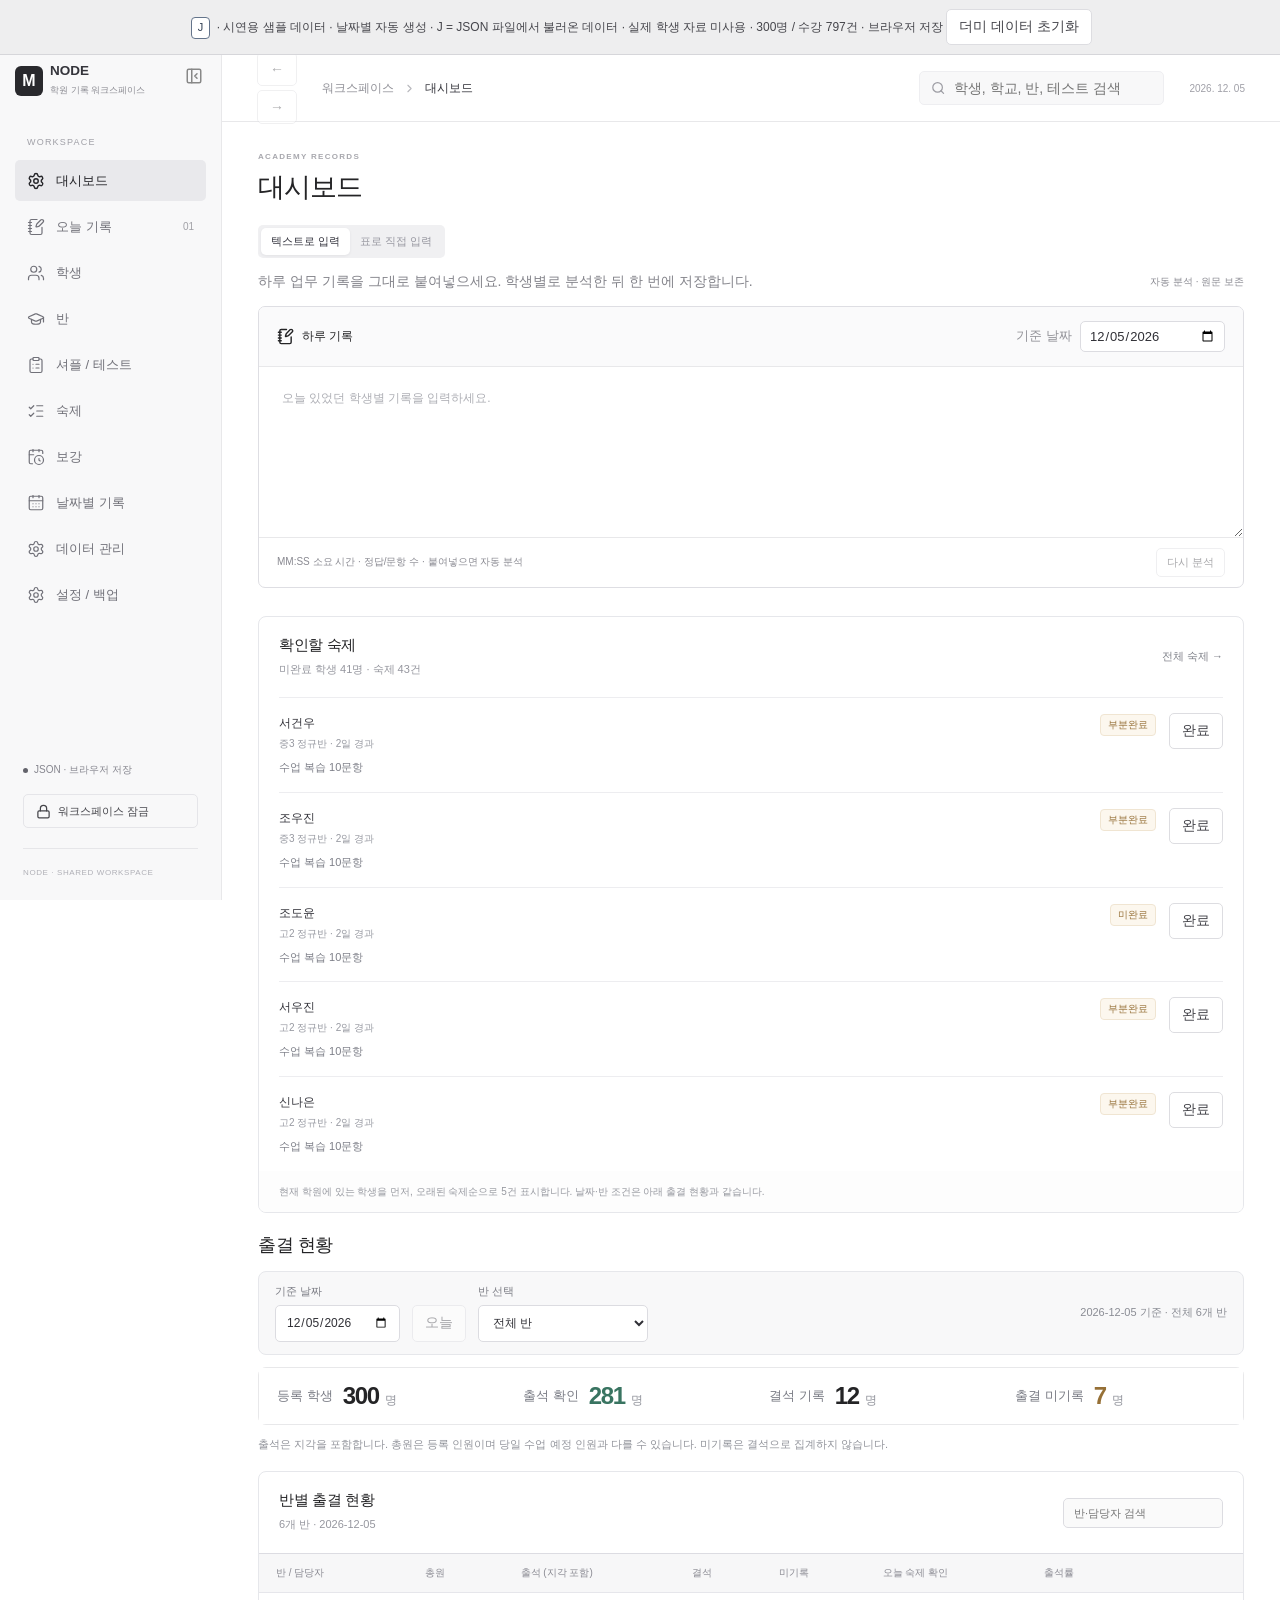
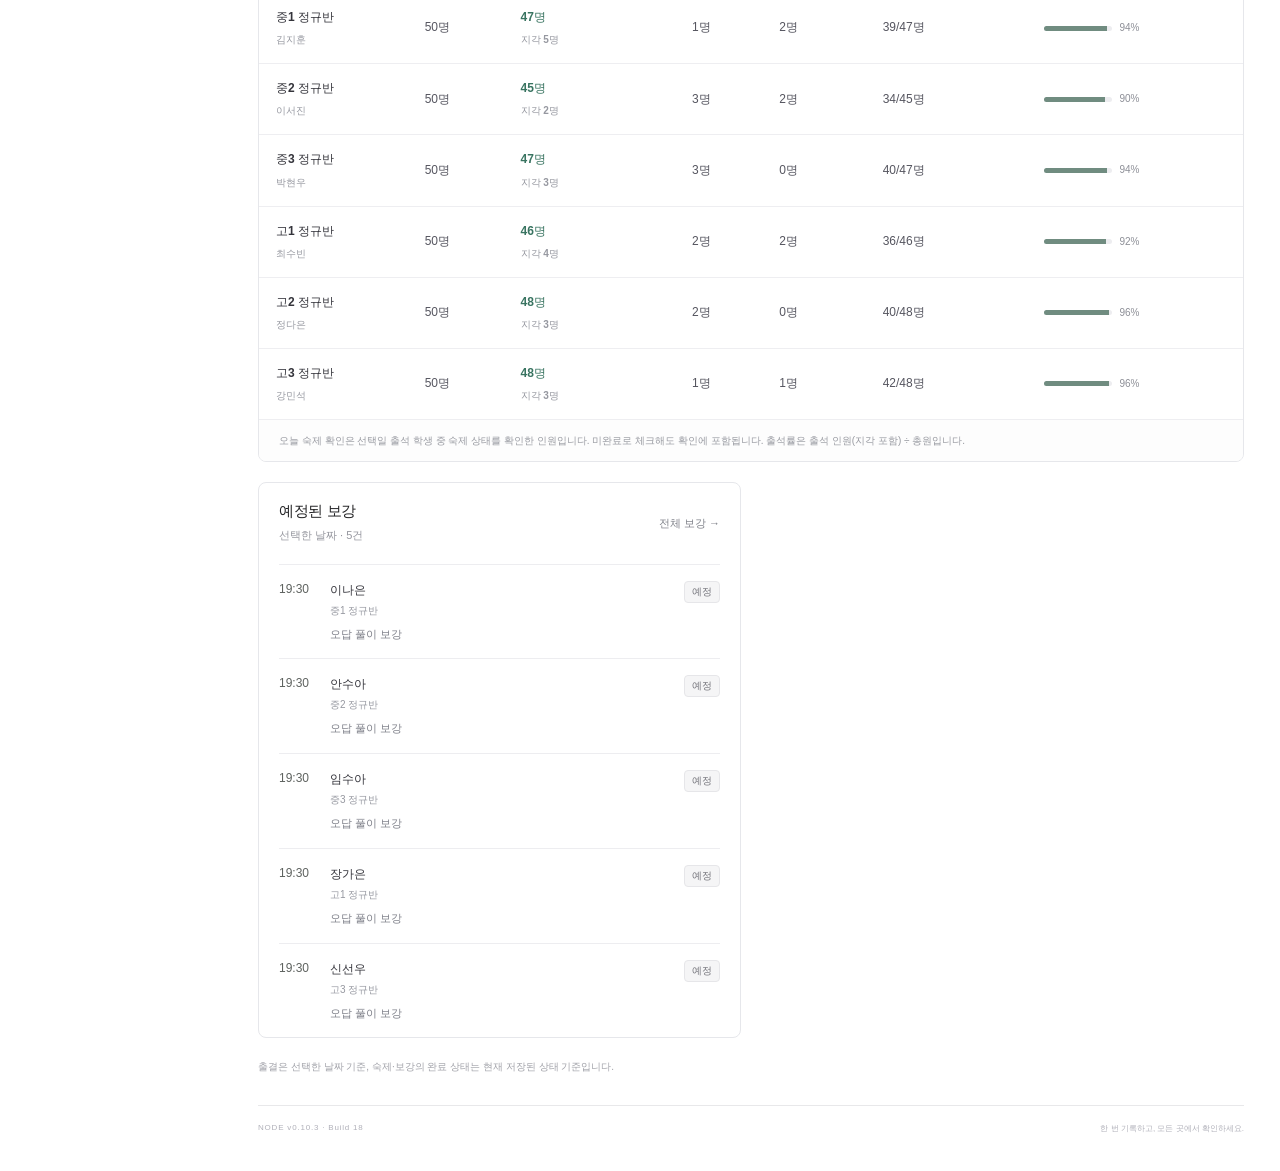
<file: index.html>
<!doctype html>
<html lang="ko">
<head>
  <meta charset="utf-8">
  <meta name="viewport" content="width=device-width, initial-scale=1">
  <meta http-equiv="Content-Security-Policy" content="default-src 'none'; script-src 'self'; style-src 'self' 'unsafe-inline'; img-src data: blob:; font-src data:; connect-src 'self'; worker-src 'none'; form-action 'none'; base-uri 'none'">
  <title>대시보드 · NODE</title>
  <link rel="stylesheet" href="./css/style.css?v=2026-11-22-attendance-rate">
</head>
<body data-start-route="dashboard">
  <!-- NODE: 실제 학생 자료 미사용. JSON 더미 데이터와 LocalStorage로 작동합니다. -->
  <div id="root"></div>
  <noscript>메뉴를 사용하려면 JavaScript를 켜주세요.</noscript>
  <script src="./js/node-data.js?v=2026-11-22-attendance-rate" defer></script>
  <script src="./js/app.js?v=2026-11-22-attendance-rate" defer></script>
</body>
</html>
</file>
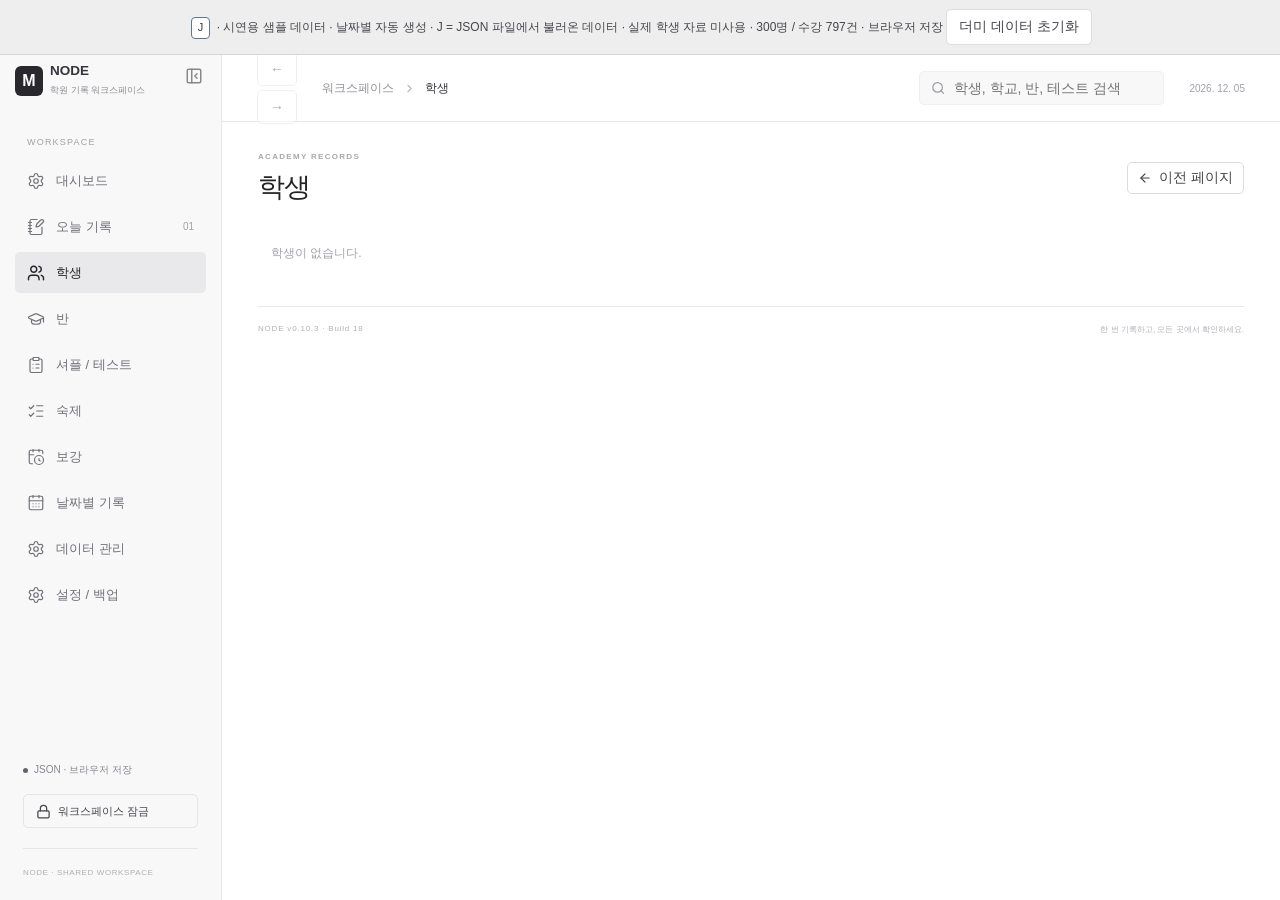
<file: pages/detail.html>
<!doctype html>
<html lang="ko">
<head>
  <meta charset="utf-8">
  <meta name="viewport" content="width=device-width, initial-scale=1">
  <meta http-equiv="Content-Security-Policy" content="default-src 'none'; script-src 'self'; style-src 'self' 'unsafe-inline'; img-src data: blob:; font-src data:; connect-src 'self'; worker-src 'none'; form-action 'none'; base-uri 'none'">
  <title>학생 상세 · NODE</title>
  <link rel="stylesheet" href="../css/style.css">
</head>
<body data-start-route="students/empty">
  <!-- NODE: 실제 학생 자료 미사용. JSON 더미 데이터와 LocalStorage로 작동합니다. -->
  <div id="root"></div>
  <noscript>메뉴를 사용하려면 JavaScript를 켜주세요.</noscript>
  <script src="../js/node-data.js" defer></script>
  <script src="../js/app.js" defer></script>
</body>
</html>
</file>
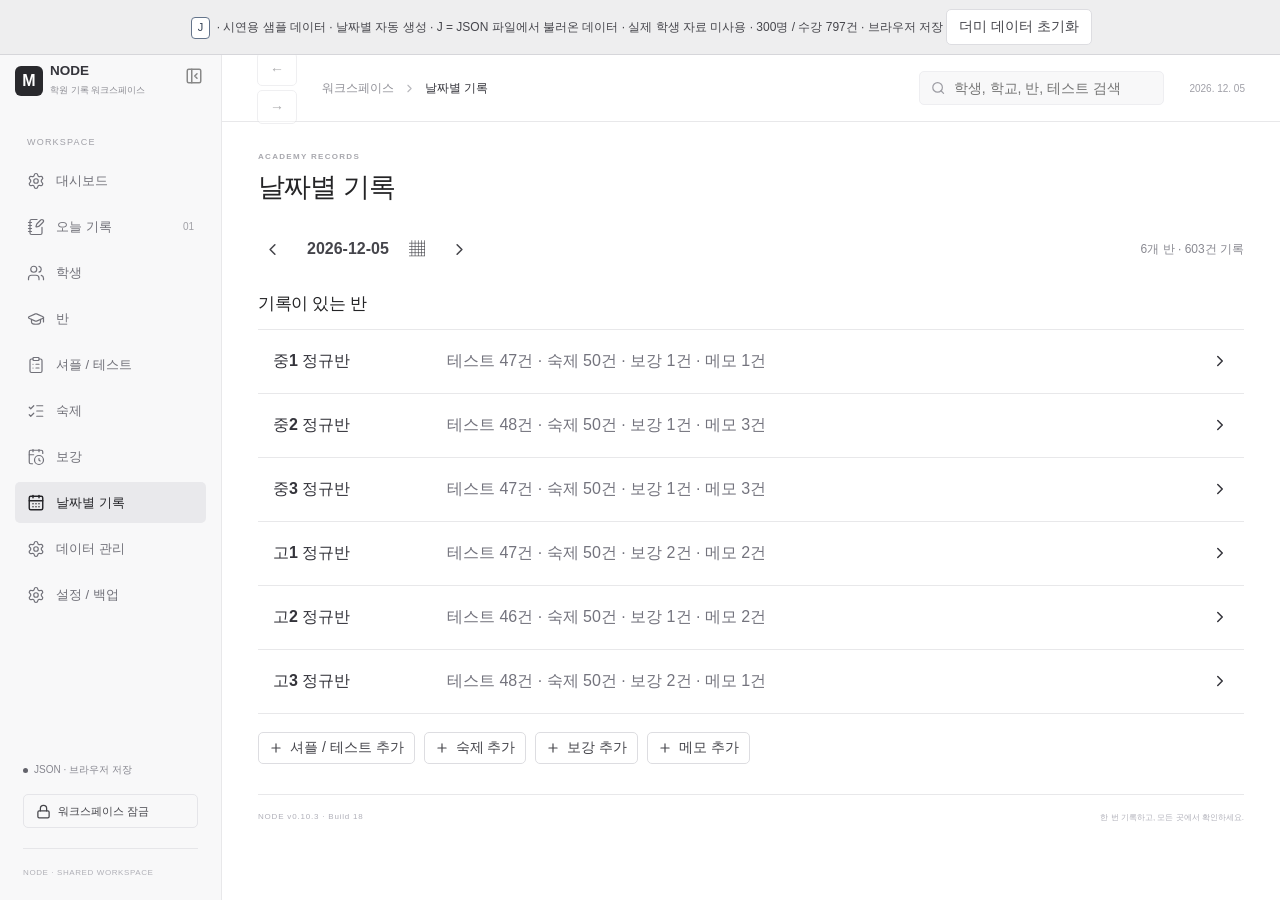
<file: pages/empty.html>
<!doctype html>
<html lang="ko">
<head>
  <meta charset="utf-8">
  <meta name="viewport" content="width=device-width, initial-scale=1">
  <meta http-equiv="Content-Security-Policy" content="default-src 'none'; script-src 'self'; style-src 'self' 'unsafe-inline'; img-src data: blob:; font-src data:; connect-src 'self'; worker-src 'none'; form-action 'none'; base-uri 'none'">
  <title>날짜별 빈 기록 · NODE</title>
  <link rel="stylesheet" href="../css/style.css">
</head>
<body data-start-route="dates">
  <!-- NODE: 실제 학생 자료 미사용. JSON 더미 데이터와 LocalStorage로 작동합니다. -->
  <div id="root"></div>
  <noscript>메뉴를 사용하려면 JavaScript를 켜주세요.</noscript>
  <script src="../js/node-data.js" defer></script>
  <script src="../js/app.js" defer></script>
</body>
</html>
</file>
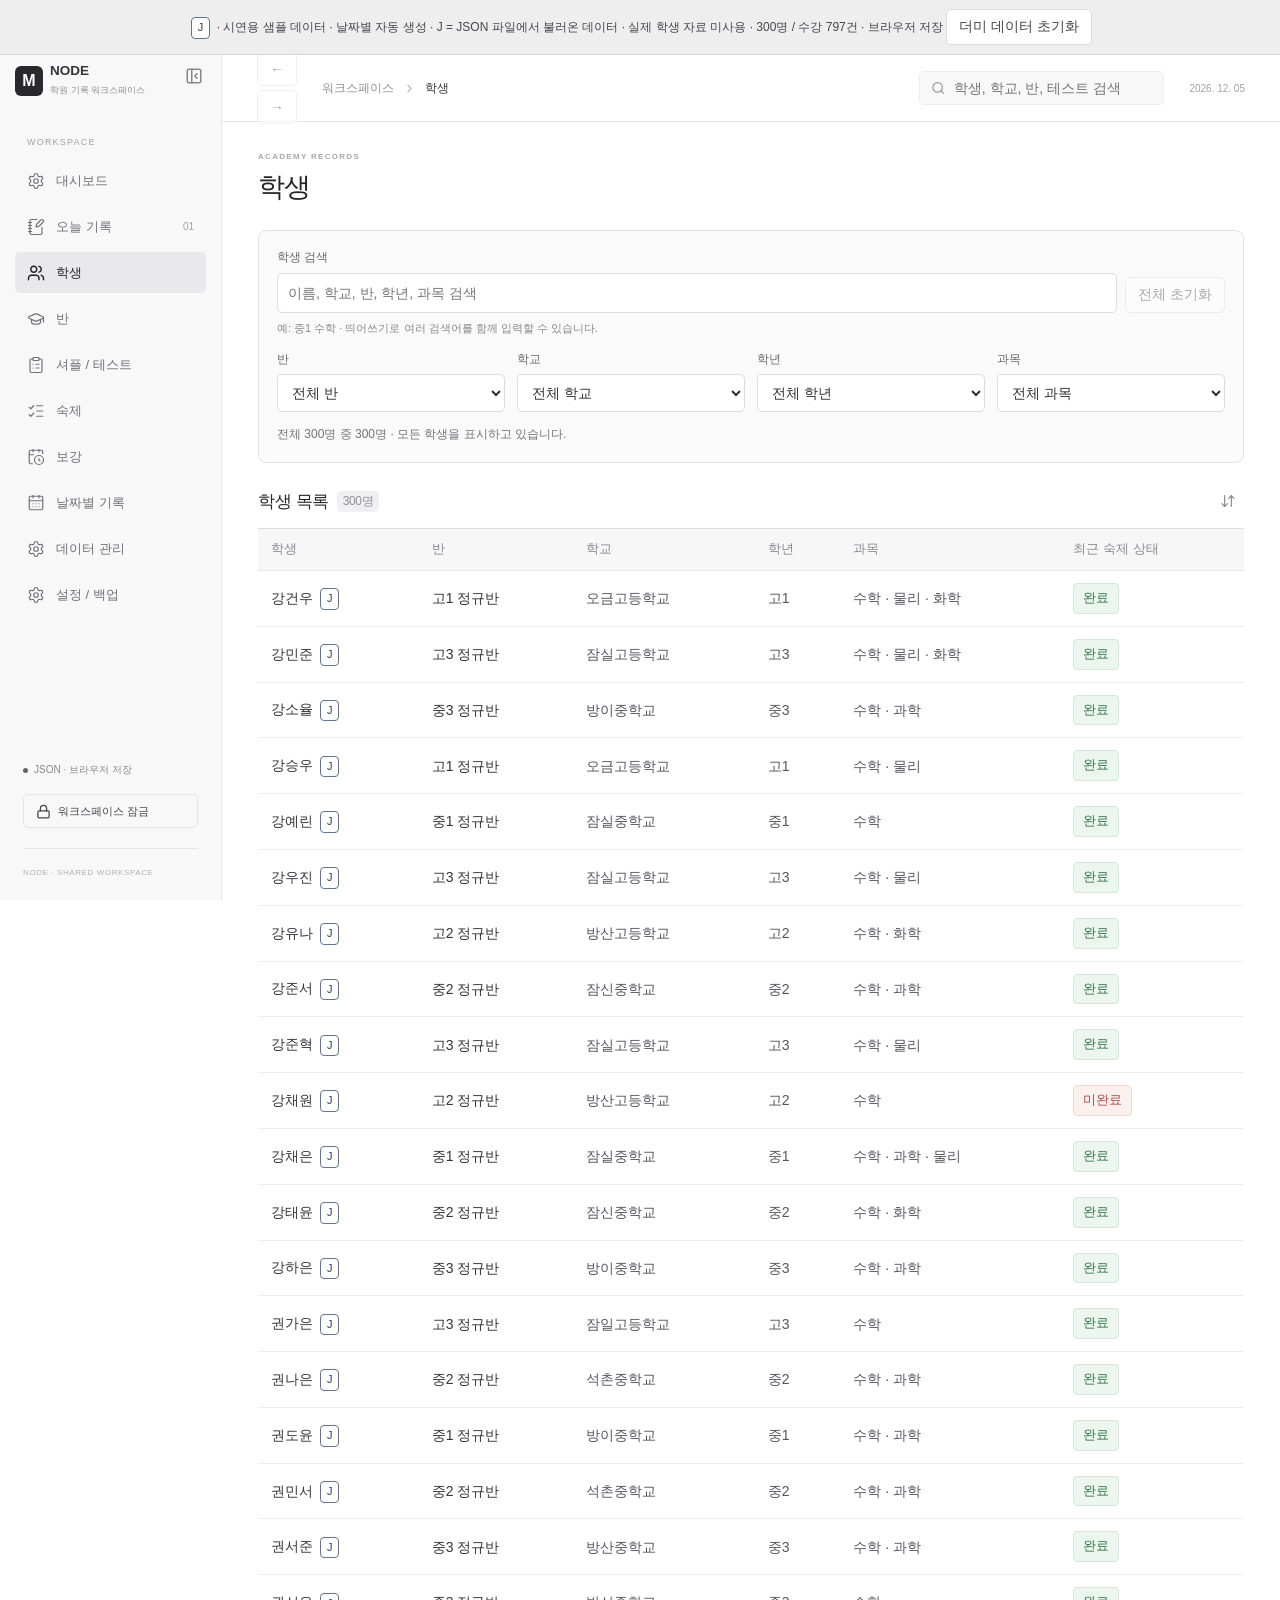
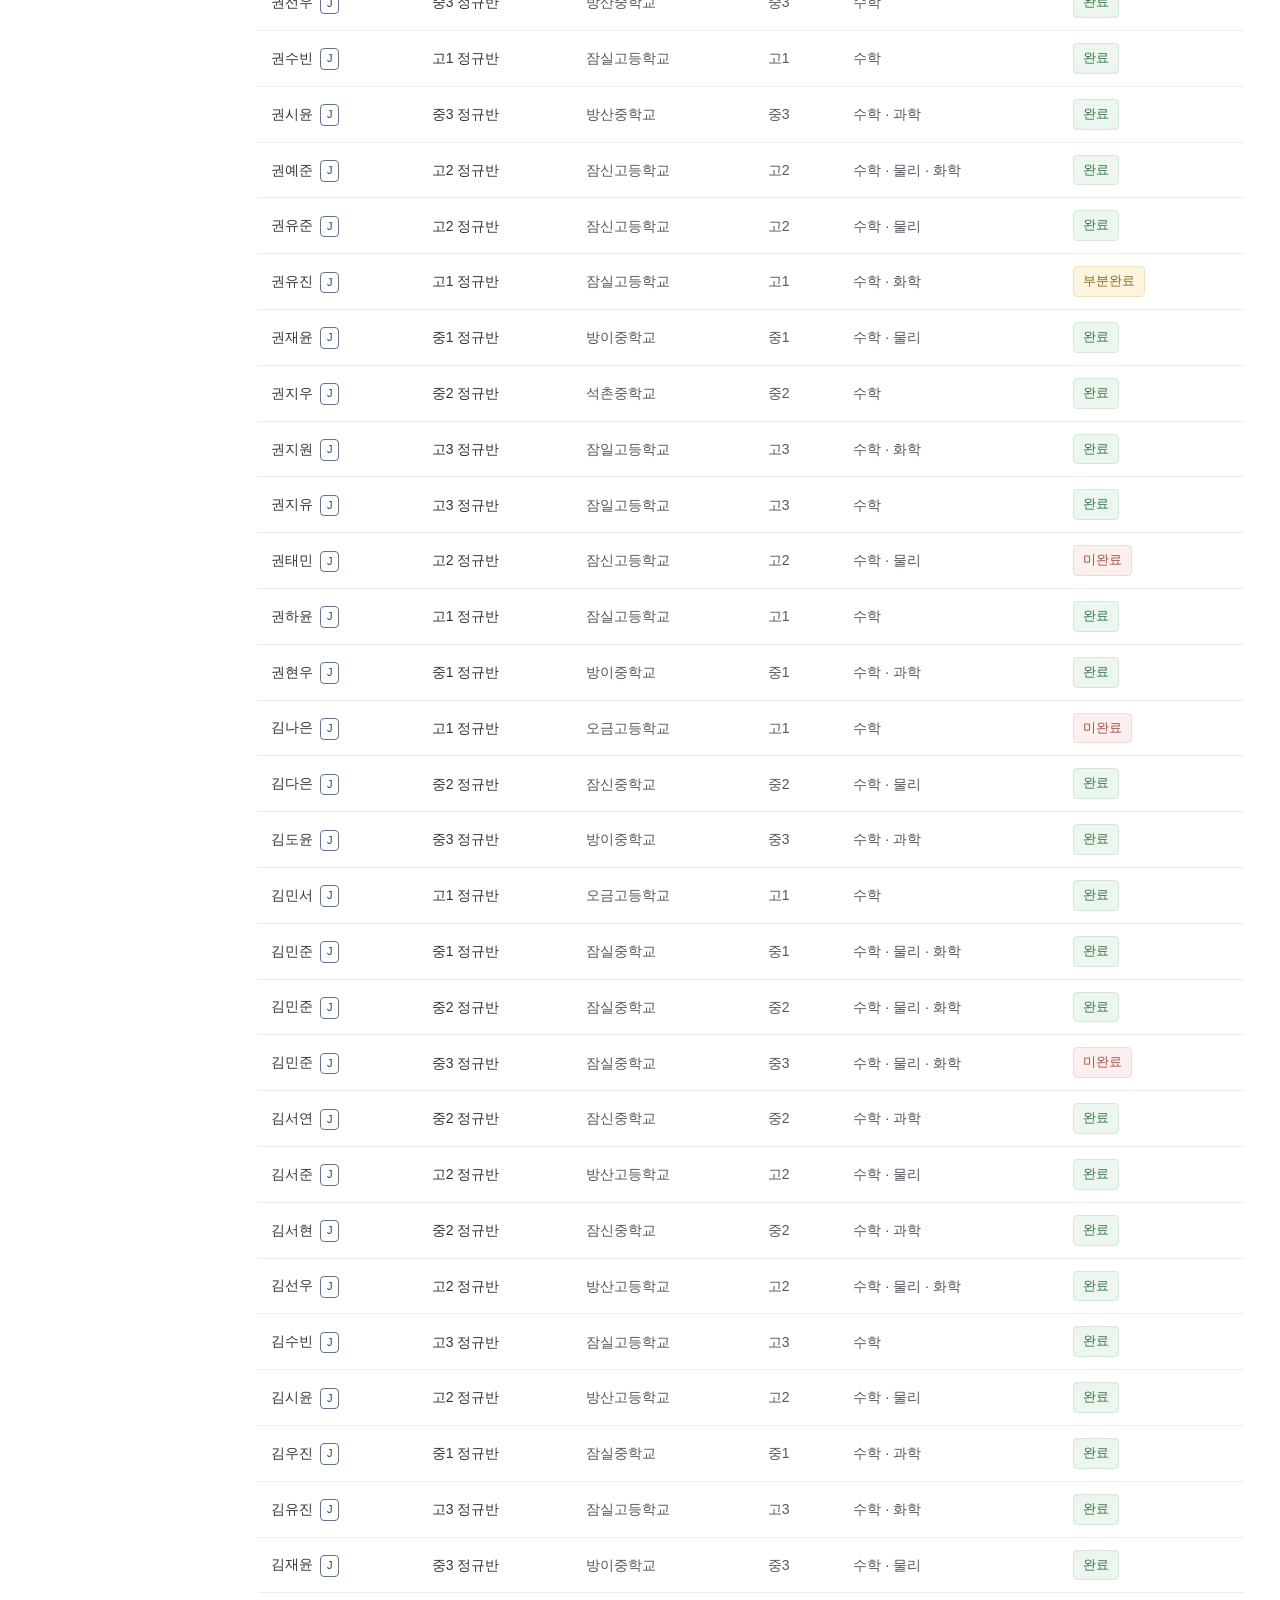
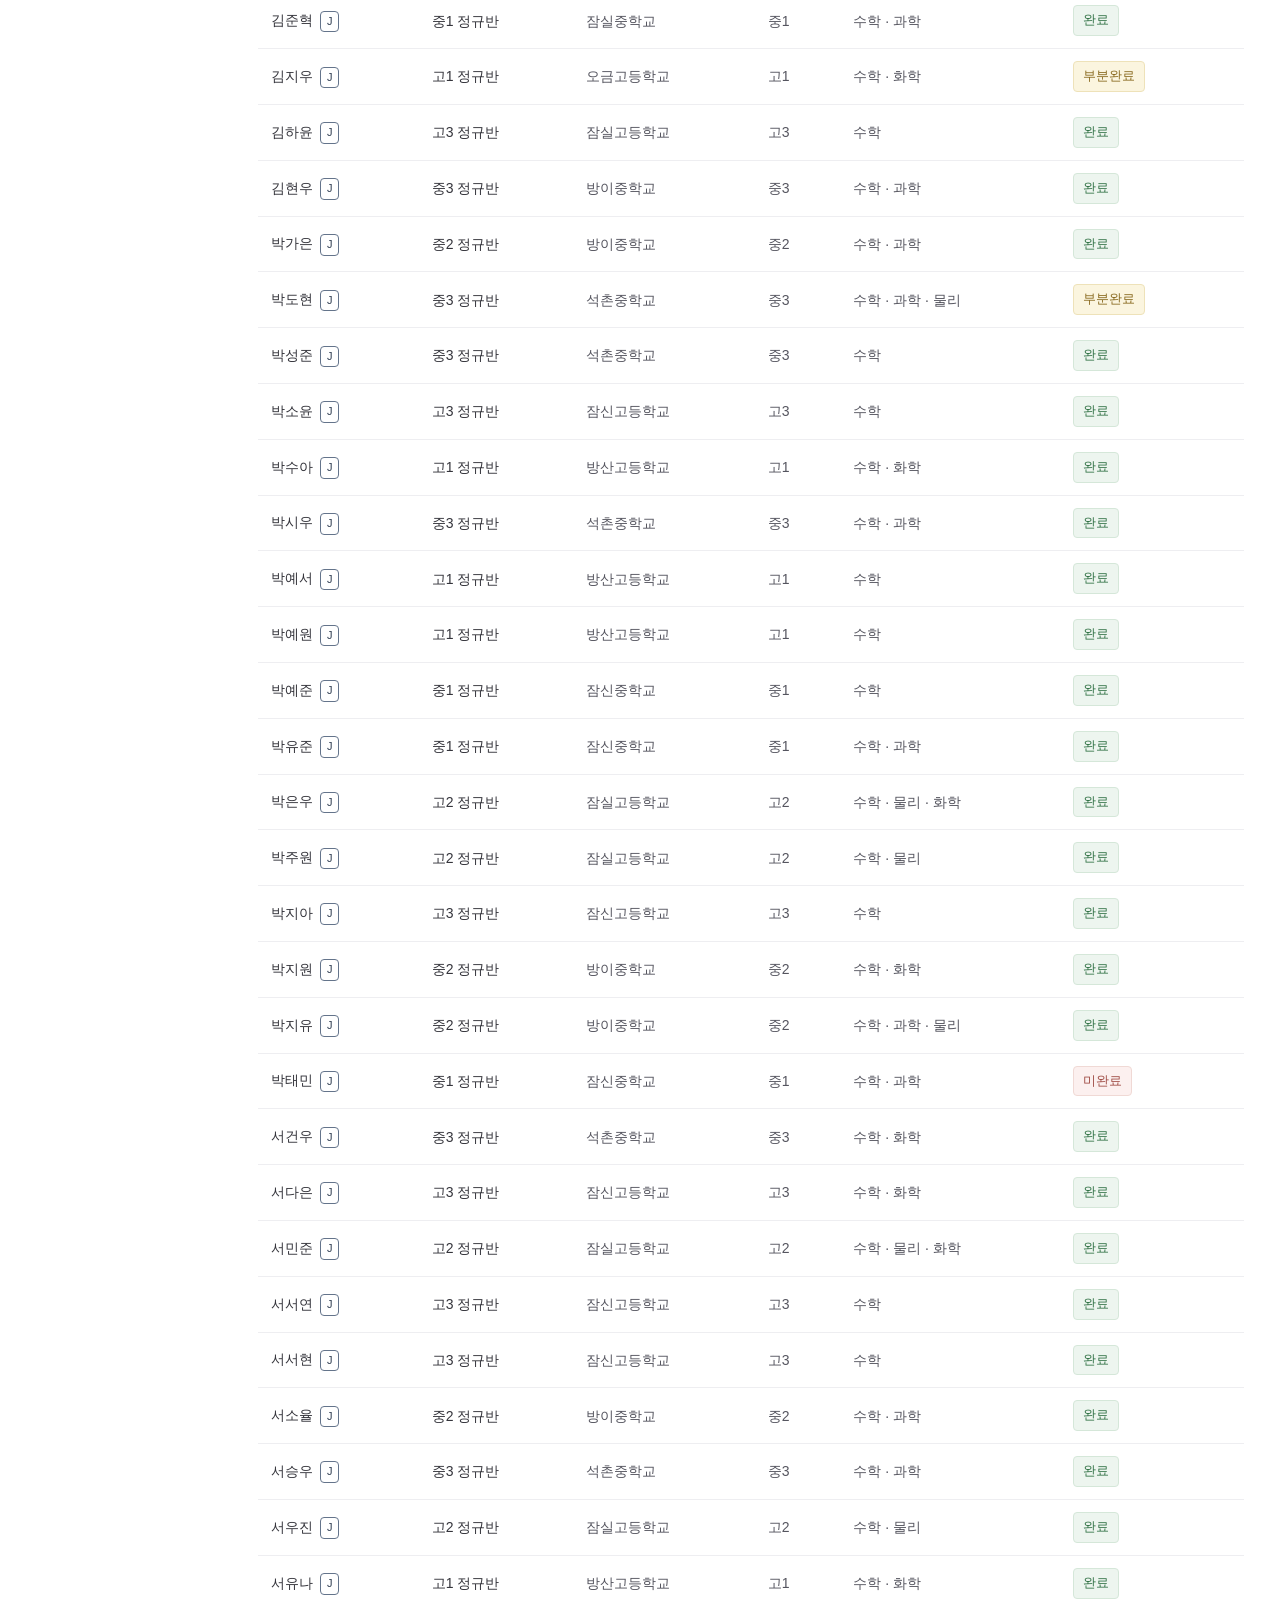
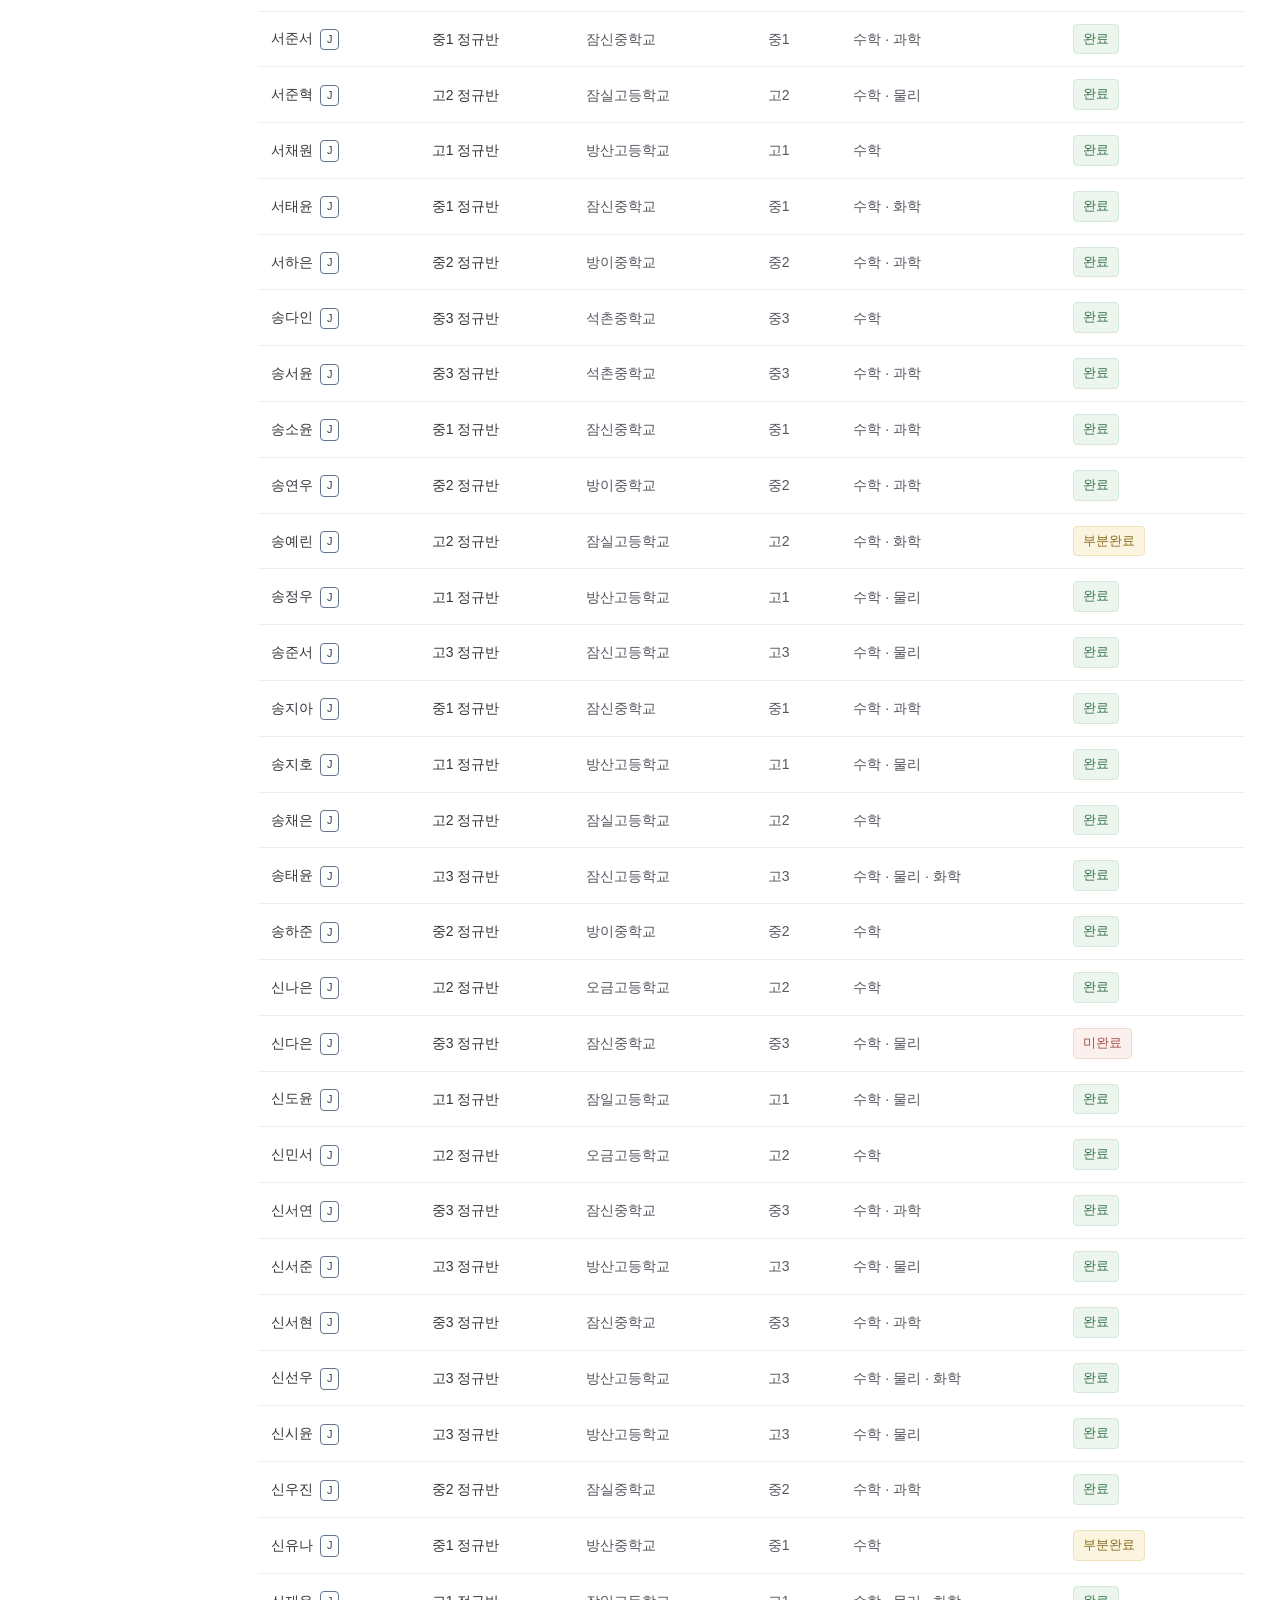
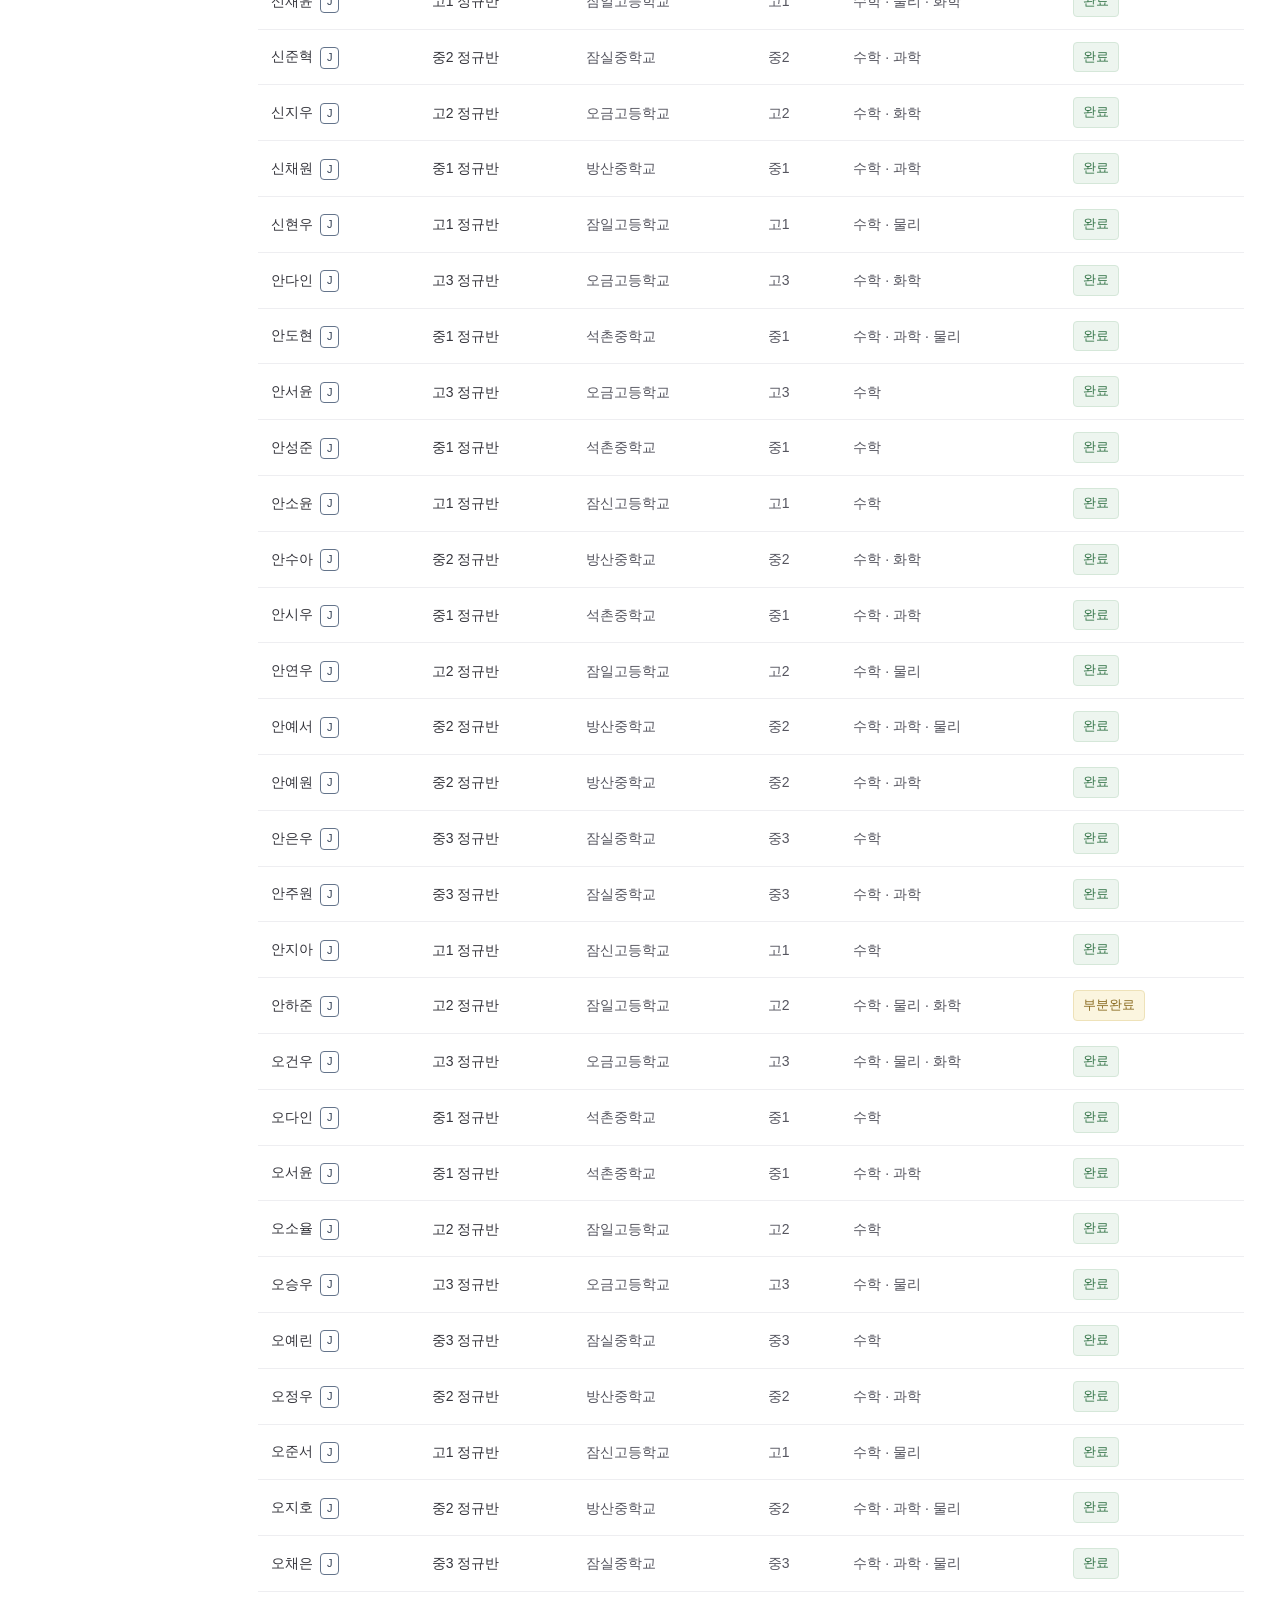
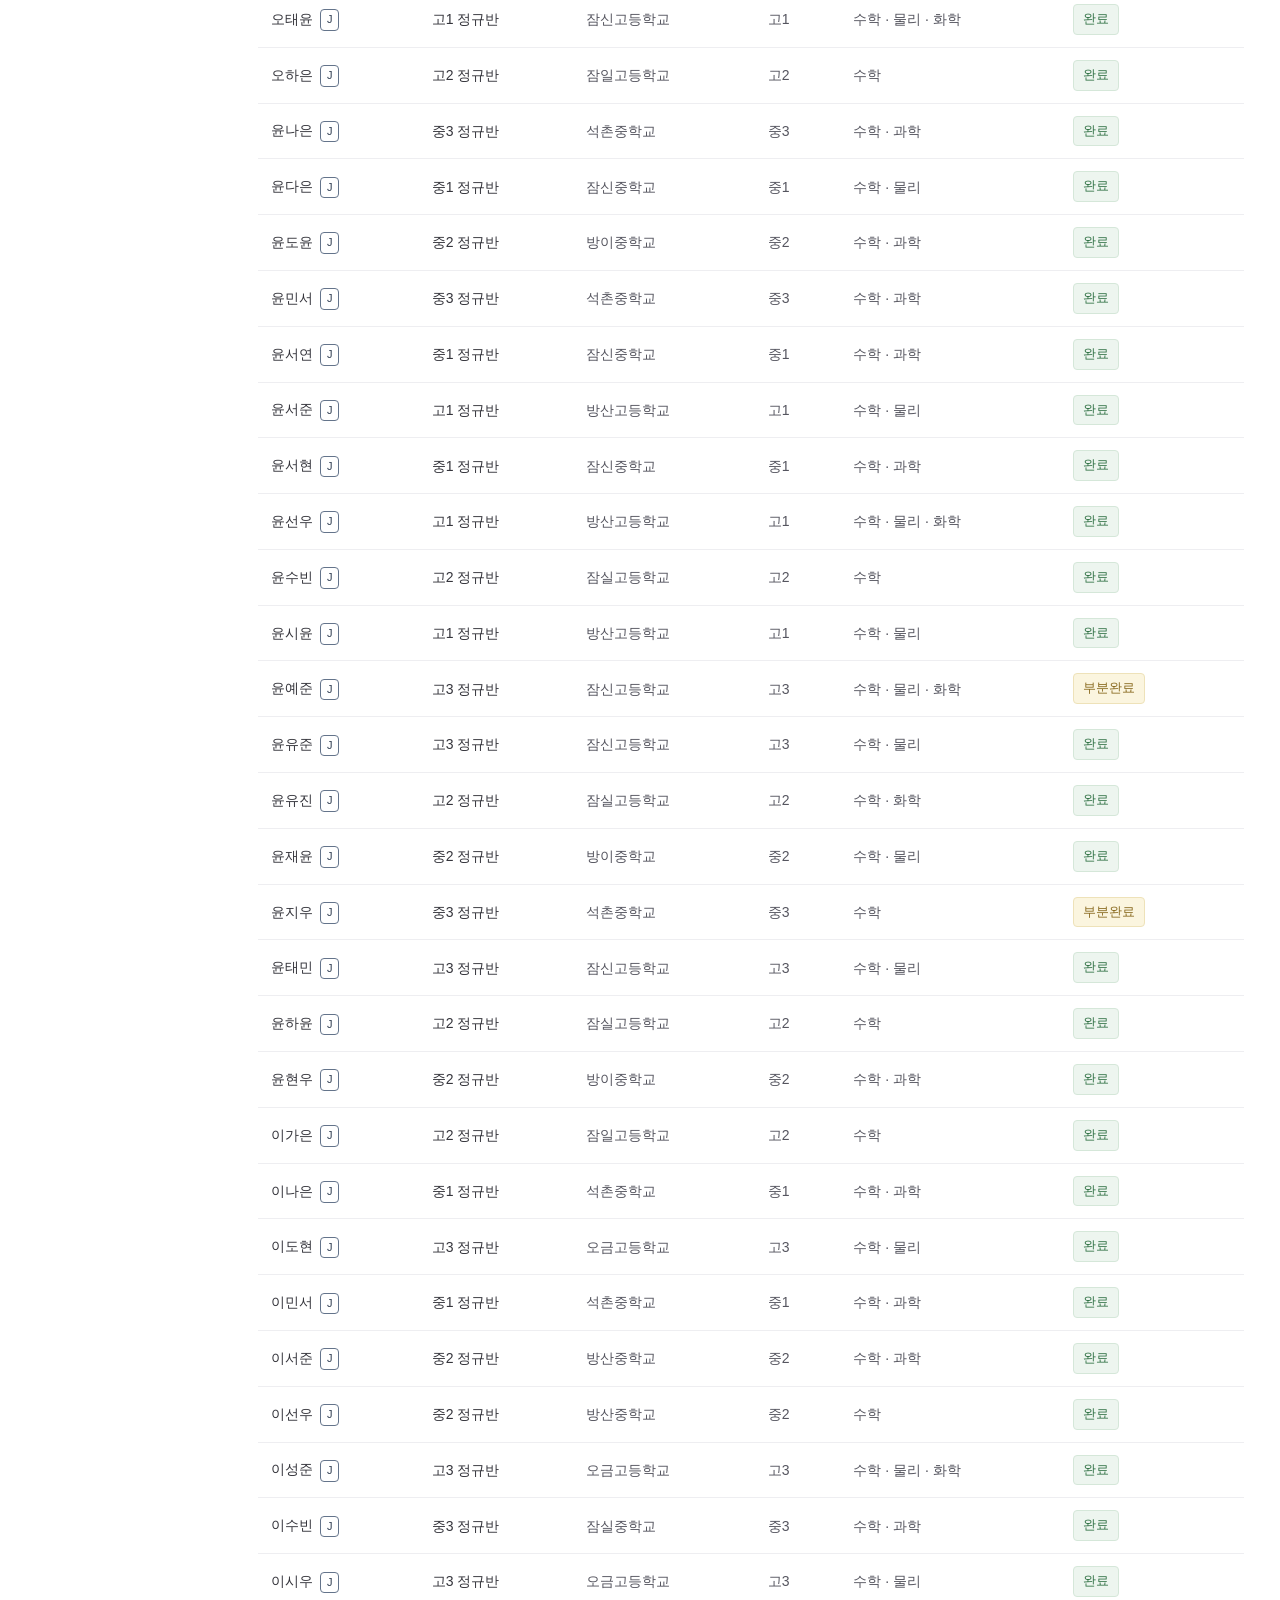
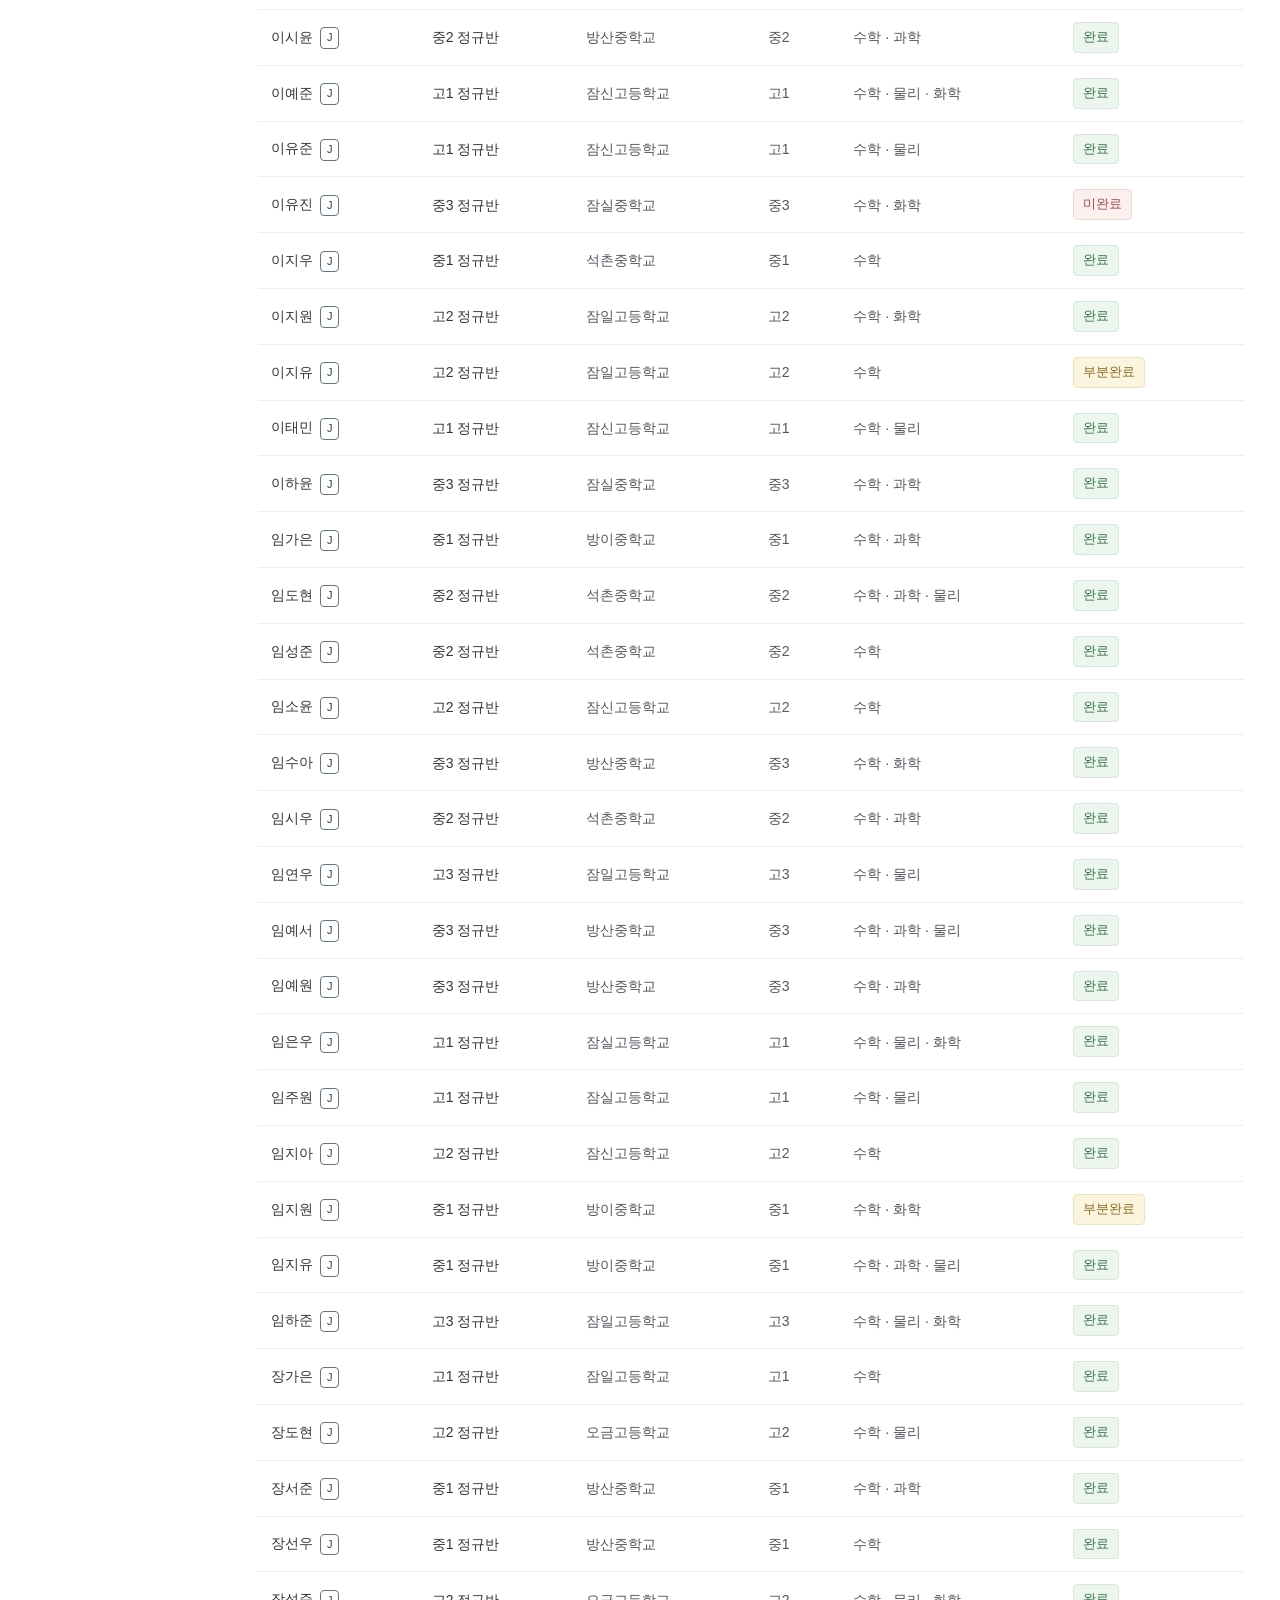
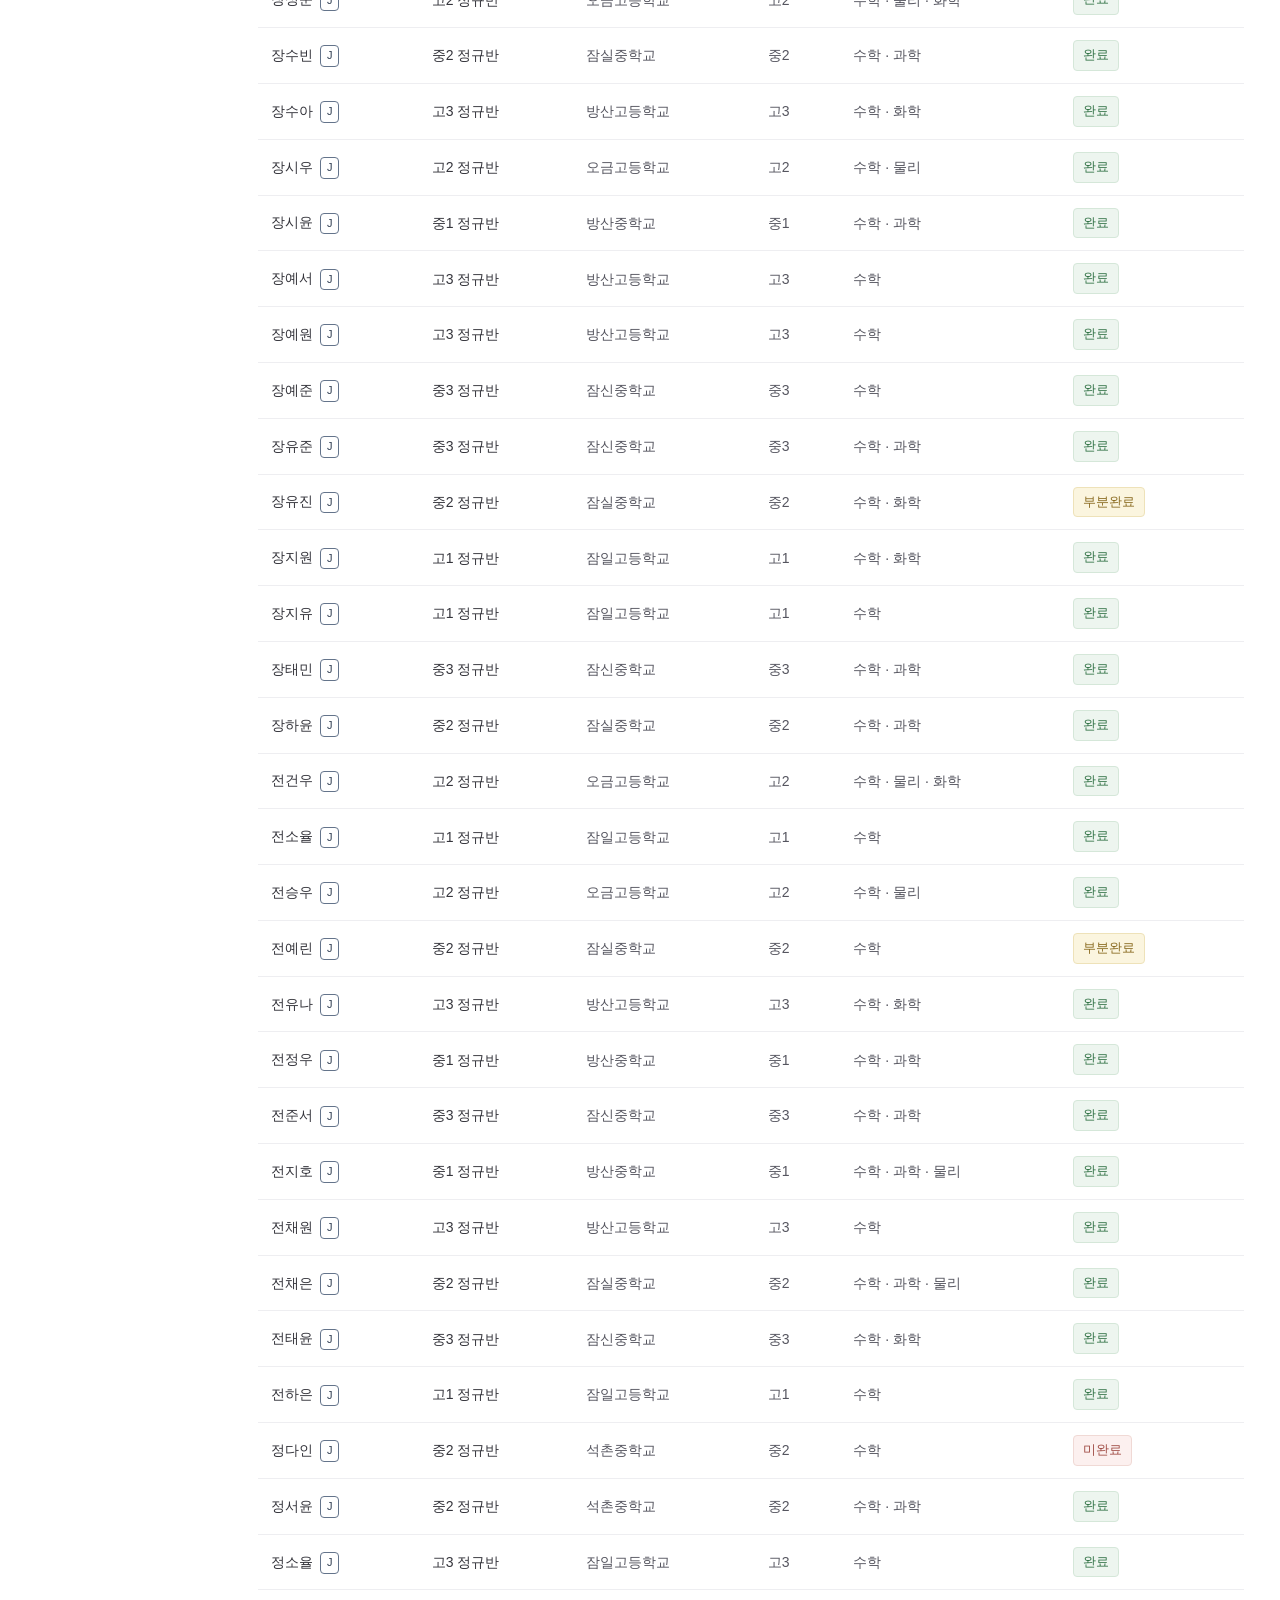
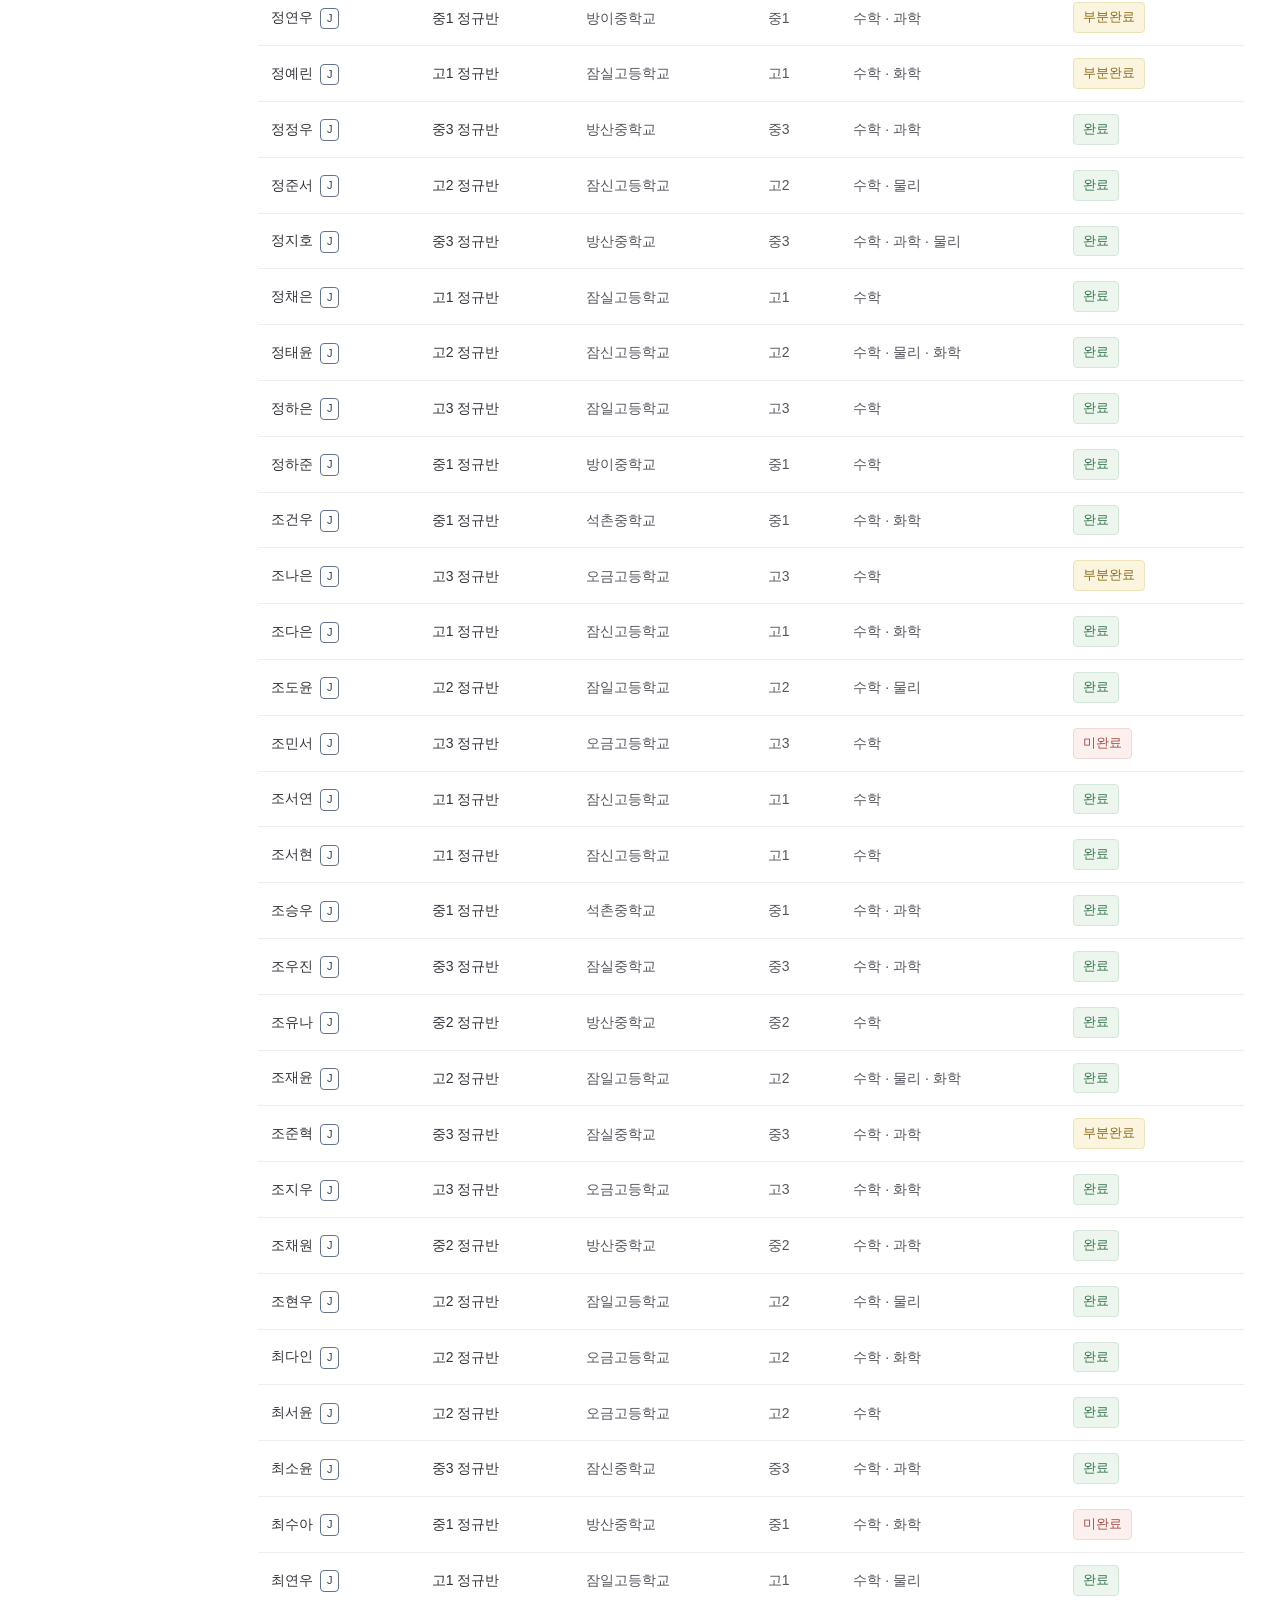
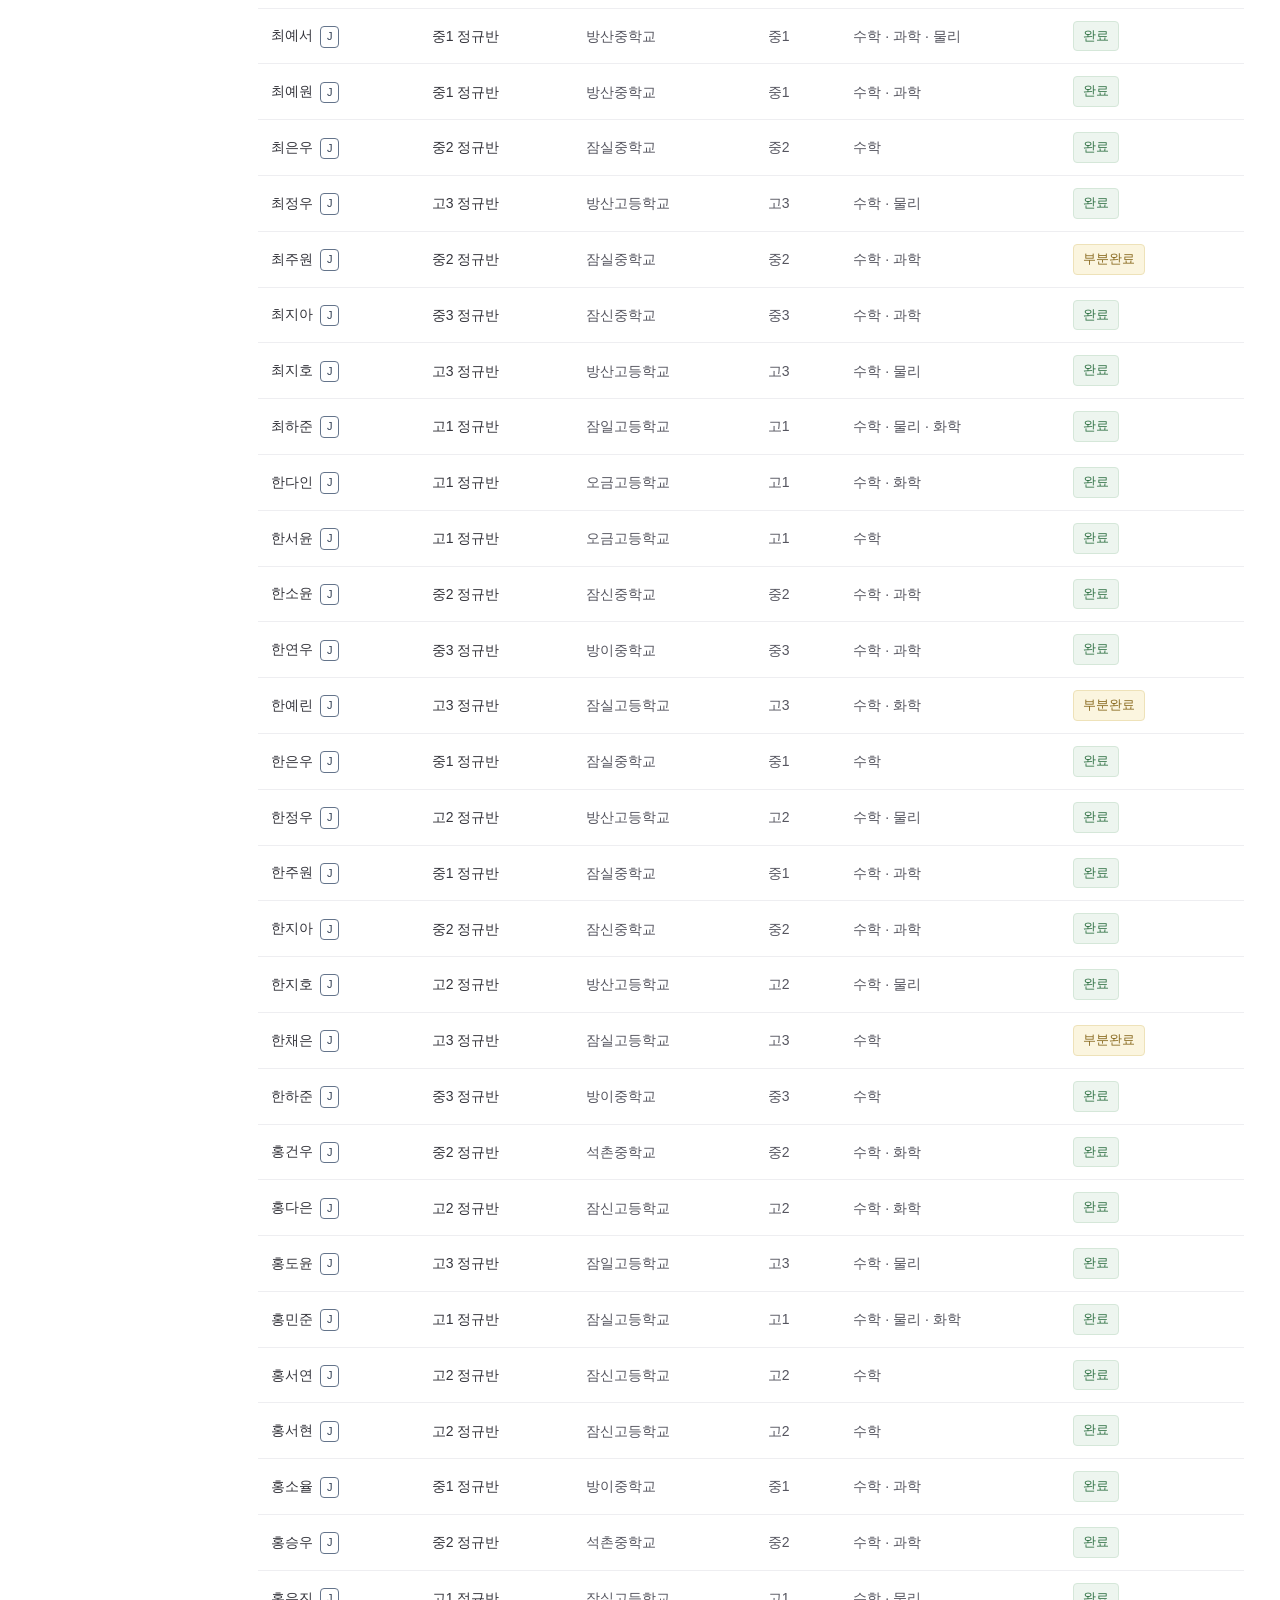
<file: pages/list.html>
<!doctype html>
<html lang="ko">
<head>
  <meta charset="utf-8">
  <meta name="viewport" content="width=device-width, initial-scale=1">
  <meta http-equiv="Content-Security-Policy" content="default-src 'none'; script-src 'self'; style-src 'self' 'unsafe-inline'; img-src data: blob:; font-src data:; connect-src 'self'; worker-src 'none'; form-action 'none'; base-uri 'none'">
  <title>학생 목록 · NODE</title>
  <link rel="stylesheet" href="../css/style.css">
</head>
<body data-start-route="students">
  <!-- NODE: 실제 학생 자료 미사용. JSON 더미 데이터와 LocalStorage로 작동합니다. -->
  <div id="root"></div>
  <noscript>메뉴를 사용하려면 JavaScript를 켜주세요.</noscript>
  <script src="../js/node-data.js" defer></script>
  <script src="../js/app.js" defer></script>
</body>
</html>
</file>
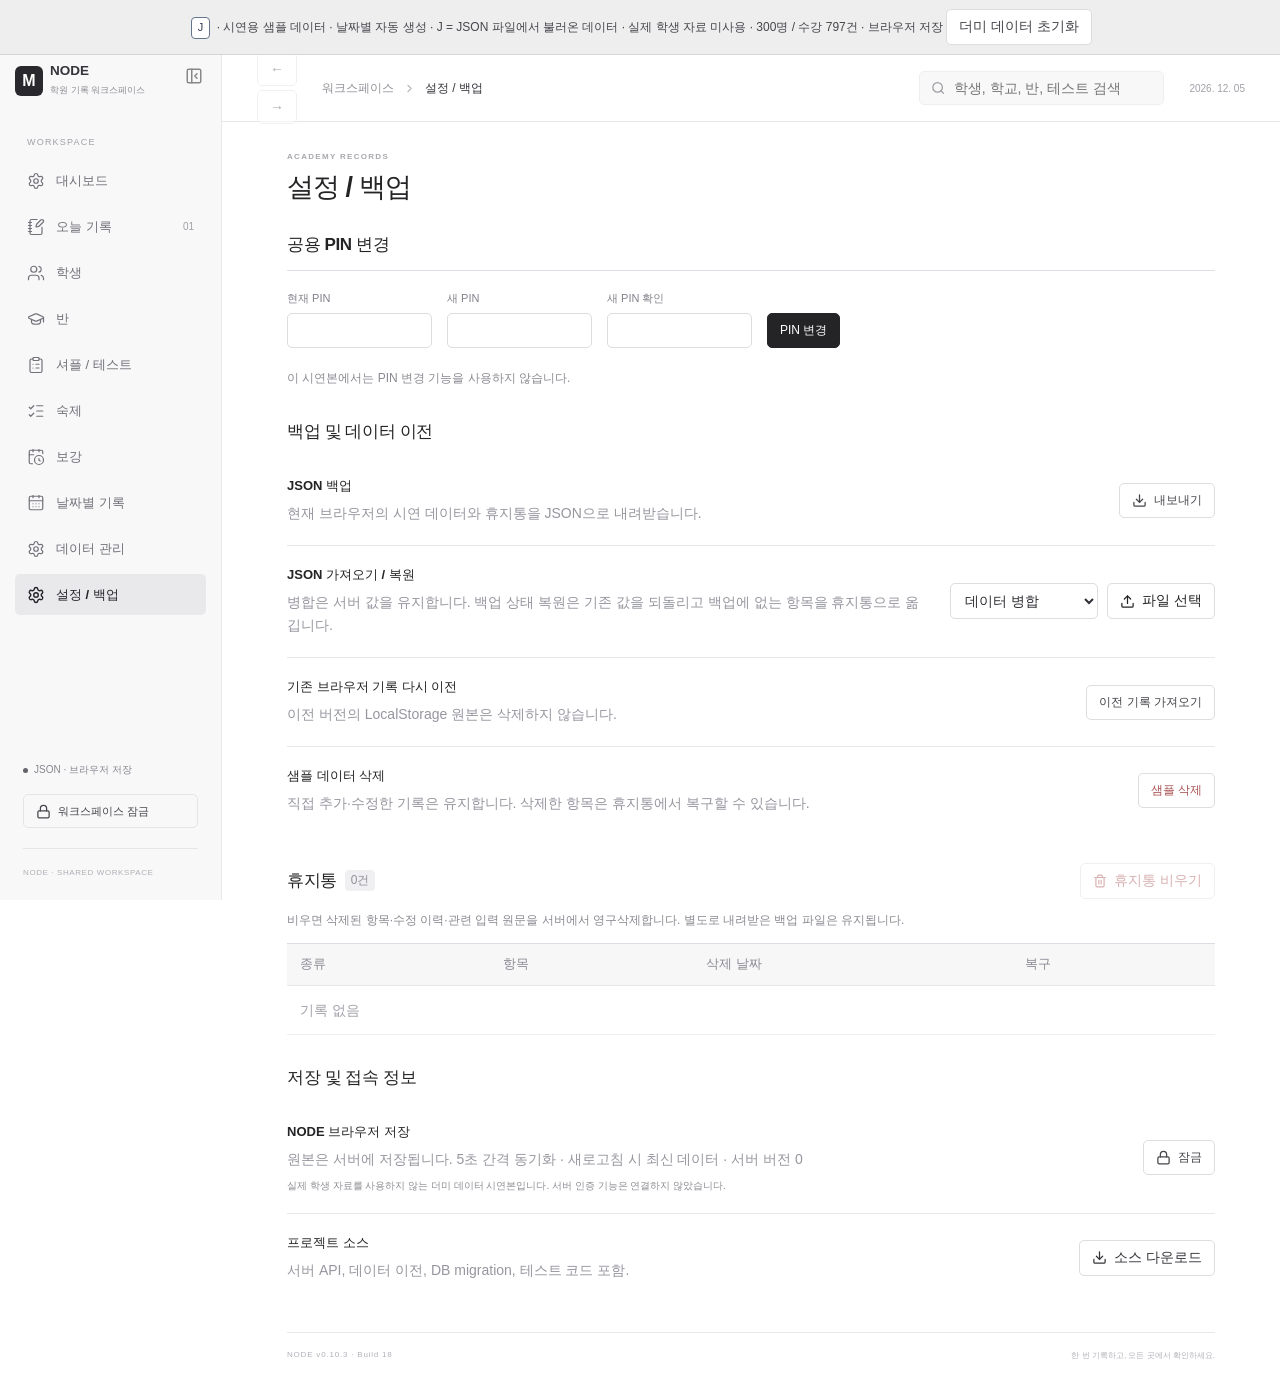
<file: pages/my.html>
<!doctype html>
<html lang="ko">
<head>
  <meta charset="utf-8">
  <meta name="viewport" content="width=device-width, initial-scale=1">
  <meta http-equiv="Content-Security-Policy" content="default-src 'none'; script-src 'self'; style-src 'self' 'unsafe-inline'; img-src data: blob:; font-src data:; connect-src 'self'; worker-src 'none'; form-action 'none'; base-uri 'none'">
  <title>설정 및 백업 · NODE</title>
  <link rel="stylesheet" href="../css/style.css">
</head>
<body data-start-route="settings">
  <!-- NODE: 실제 학생 자료 미사용. JSON 더미 데이터와 LocalStorage로 작동합니다. -->
  <div id="root"></div>
  <noscript>메뉴를 사용하려면 JavaScript를 켜주세요.</noscript>
  <script src="../js/node-data.js" defer></script>
  <script src="../js/app.js" defer></script>
</body>
</html>
</file>
<file: css/style.css>
:root{font-family:Inter,-apple-system,BlinkMacSystemFont,'Segoe UI','Noto Sans KR',Arial,sans-serif;color:#242426;background:#fff;font-size:14px;font-synthesis:none;--line:#e8e8ea;--muted:#85858c;--ink:#202023;--bg:#f7f7f8}*{box-sizing:border-box}body{margin:0}button,input,select,textarea{font:inherit}button,input,select,textarea,a{outline-offset:3px}button{cursor:pointer;border:1px solid #dddde1;border-radius:5px;padding:8px 12px;min-height:34px;display:inline-flex;align-items:center;justify-content:center;gap:7px;color:#45454b;background:#fff;font-weight:500;white-space:nowrap}button:hover{background:#f3f3f5;border-color:#bcbcc3}button:disabled{cursor:not-allowed;opacity:.45}a{color:#34343b;text-decoration:none;font-weight:500}a:hover{text-decoration:underline;text-underline-offset:3px;color:#000}input,select,textarea{padding:8px 10px;border:1px solid #dcdce1;border-radius:5px;background:#fff;color:#303036;min-width:0}input:focus,select:focus,textarea:focus{outline:2px solid #95959d;outline-offset:1px}textarea{resize:vertical;line-height:1.7}h1,h2,h3,p{margin-top:0}h1{font-size:27px;letter-spacing:-1px;font-weight:700;line-height:1.25;margin:0}h2{font-size:16px;margin:0;font-weight:650;letter-spacing:-.4px}p{line-height:1.7}small{display:block;font-size:11px;color:#8c8c93;line-height:1.7}strong{font-weight:600}.primary{background:#242427;border-color:#242427;color:white}.primary:hover{background:#080809;color:white}.small{font-size:12px;padding:6px 10px;min-height:29px}.text{border:0;background:none;padding:3px 0;min-height:24px;color:#61616a;font-size:12px}.text:hover{background:none;color:#000;text-decoration:underline}.icon{padding:5px;min-height:27px;border:0;background:transparent}.danger{color:#aa5353}.button{display:inline-flex;align-items:center;justify-content:center;gap:7px;padding:8px 12px;border:1px solid #dddde1;border-radius:5px;font-size:12px;cursor:pointer;white-space:nowrap}.button:hover{background:#f3f3f4;text-decoration:none}.muted,.hint{font-size:12px;color:#898991;font-weight:400}.hint{line-height:1.75}.short{width:80px}.full{grid-column:1/-1}.actions{display:flex;align-items:center;gap:9px}.badge{display:inline-block;border:1px solid #e6e6e9;background:#f5f5f6;color:#73737a;padding:2px 7px;font-size:11px;line-height:1.6;border-radius:4px;white-space:nowrap}.badge.warn{color:#98733b;background:#fcf7ee;border-color:#f0e5d2}.sidebar{position:fixed;left:0;top:0;bottom:0;width:222px;border-right:1px solid var(--line);background:#f8f8f9;padding:28px 15px 20px;display:flex;flex-direction:column;z-index:30}.brand{display:flex;align-items:center;gap:10px;font-size:15px;font-weight:800;letter-spacing:.4px;padding:0 5px}.brand small{font-weight:400;font-size:10px;letter-spacing:0;margin-top:5px}.brand-mark{width:34px;height:34px;border-radius:6px;background:#29292d;color:#fff;font-size:18px;font-weight:700;display:grid;place-items:center}.nav-label{font-size:9px;letter-spacing:1.2px;color:#a0a0a7;margin:39px 12px 13px}nav{display:flex;flex-direction:column;gap:5px}nav a{display:flex;align-items:center;gap:11px;padding:11px 12px;min-height:41px;border-radius:5px;font-size:13px;color:#717179;font-weight:450}nav a svg{stroke-width:1.6}nav a:hover{background:#eeeef0;text-decoration:none}nav a.active{background:#e9e9ec;color:#252529;font-weight:650}nav a.active svg{stroke-width:1.9}nav a small{margin-left:auto;color:#a1a1a7;font-size:10px}.sidebar-bottom{margin-top:auto;padding:30px 8px 0}.sync{font-size:10px;color:#86868f;display:flex;align-items:center;gap:6px;margin-bottom:17px}.sync>span{width:5px;height:5px;background:#63636b;border-radius:50%;flex-shrink:0}.sync>span.offline{background:#b56859}.lock-btn{width:100%;font-size:11px;justify-content:flex-start;border-color:#e5e5e9;background:none}.sidebar-bottom>small{border-top:1px solid #e6e6e9;padding-top:17px;margin-top:20px;font-size:8px;letter-spacing:.6px;color:#b0b0b7}.main{margin-left:222px}.topbar{height:67px;border-bottom:1px solid var(--line);display:flex;align-items:center;gap:25px;padding:0 35px;background:#fffffffa;position:sticky;top:0;z-index:20}.breadcrumb{display:flex;align-items:center;gap:9px;font-size:11px;white-space:nowrap;color:#888890}.breadcrumb>a:first-child{color:#929299}.breadcrumb svg{color:#b8b8bd}.search{margin-left:auto;position:relative;display:flex;align-items:center;gap:8px;width:245px;color:#9c9ca3;background:#f8f8f9;border:1px solid #eeeef1;border-radius:5px;padding:0 11px}.search input{border:0;background:none;font-size:11px;width:100%;padding:8px 0}.search-pop{position:absolute;top:38px;left:0;right:0;background:white;box-shadow:0 10px 25px #15151d15;border:1px solid var(--line);border-radius:5px;max-height:430px;overflow:auto}.search-pop a{display:block;padding:10px 12px;border-bottom:1px solid var(--line);font-size:12px}.search-pop small{font-size:10px}.top-date{font-size:10px;color:#a0a0a8;white-space:nowrap}main{padding:30px 36px 20px;max-width:1560px;margin:auto}.page-head{display:flex;justify-content:space-between;align-items:center;margin:0 0 25px}.eyebrow{display:block;font-size:8px;letter-spacing:1.3px;color:#a8a8ae;font-weight:600;margin-bottom:10px}.record-intro{display:flex;align-items:center;justify-content:space-between;gap:20px;margin-bottom:17px}.record-intro p{font-size:12px;color:#84848b;margin:0}.record-intro>span{font-size:10px;white-space:nowrap}.input-panel{border:1px solid #dedee3;border-radius:7px;overflow:hidden;margin-bottom:27px}.input-head{display:flex;align-items:center;gap:17px;background:#fafafb;border-bottom:1px solid var(--line);padding:12px 17px}.input-head>div{display:flex;align-items:center;gap:8px;font-size:12px;margin-right:auto}.input-head label{display:flex;align-items:center;gap:8px;color:#929298;font-size:10px;white-space:nowrap}.input-head input{font-size:11px;padding:6px 8px;width:130px}.input-head label:last-child input{width:105px}.raw-input{border:0;border-radius:0;width:100%;min-height:240px;height:265px;display:block;padding:20px 23px;font-size:14px;line-height:1.9;color:#43434b;background:#fff;resize:vertical}.raw-input::placeholder{font-size:12px;color:#aeafb5}.input-bottom{display:flex;align-items:center;gap:18px;border-top:1px solid var(--line);padding:10px 16px}.input-bottom .hint{font-size:10px}.input-bottom>button:last-child{margin-left:auto;font-size:11px;padding:6px 10px;min-height:28px}.section{margin-bottom:28px;min-width:0}.section-head{display:flex;justify-content:space-between;align-items:center;gap:15px;margin-bottom:11px;min-height:29px}.section-head h2{display:flex;align-items:center;gap:8px;font-size:15px}.count{font-size:10px;color:#919199;min-width:18px;padding:2px 6px;background:#f0f0f2;border-radius:4px;font-weight:500}.section-head .muted{font-size:11px}.table-wrap{overflow:auto;border-top:1px solid #dcdce2;border-bottom:1px solid #eeeef1}table{border-collapse:collapse;width:100%;text-align:left;font-size:12px;line-height:1.6}th{background:#f7f7f8;padding:10px 13px;color:#8a8a92;font-weight:450;font-size:11px;border-bottom:1px solid #e6e6eb;white-space:nowrap}td{padding:12px 13px;border-bottom:1px solid #eeeef1;color:#55555f}td a{color:#34343b}td>a:hover{color:#000}tbody tr:last-child td{border-bottom:0}tbody tr:hover{background:#fafafb}td small{font-size:10px}.empty{padding:13px;color:#a2a2aa;font-size:12px;font-weight:400;margin:0}.score{font-size:14px;font-weight:650;color:#29292f;font-variant-numeric:tabular-nums}.memo-cell{white-space:pre-line;max-width:360px;display:block;font-size:11px;color:#82828c}.memo-cell small{font-size:9px}.toolbar{display:flex;justify-content:space-between;align-items:center;gap:15px;margin-bottom:20px;flex-wrap:wrap}.toolbar>p{font-size:13px;margin:0;color:#888890}.filters{display:flex;align-items:center;gap:9px;flex-wrap:wrap}.filters input,.filters select{font-size:12px;padding:7px 9px;max-width:180px}.filters .short{max-width:75px}.student-info{display:flex;align-items:center;justify-content:space-between;border-bottom:1px solid var(--line);padding:0 0 21px;gap:15px}.student-info p{font-size:13px;color:#777781;margin-bottom:6px}.student-info .muted{font-size:12px}.student-info button{font-size:11px}.ledger-month{display:flex;align-items:center;gap:20px;margin:18px 0 27px;flex-wrap:wrap}.ledger-month>strong{font-size:12px;font-weight:400;color:#81818b}.ledger-month b{font-size:17px;color:#2e2e35;margin-left:8px;font-weight:600}.ledger-month>span{font-size:12px;color:#92929b}.ledger-month>label{margin-left:auto}.month-picker,.date-picker{display:flex;align-items:center;gap:7px}.month-picker input{font-size:13px;border:0;font-weight:600;background:transparent;width:154px;text-align:center;padding:6px 2px}.month-picker strong{font-size:12px;font-weight:500}.date-picker input{border:0;font-size:17px;max-width:180px;font-weight:600}.more{display:block;margin-top:9px;margin-left:auto;font-size:11px}.preview-head,.draft-row{display:grid;grid-template-columns:110px 1fr 95px 85px 120px;gap:12px;align-items:center}.preview-head{background:#f7f7f8;border-top:1px solid #dcdce2;border-bottom:1px solid var(--line);padding:10px 15px;color:#9999a0;font-size:10px}.draft{border-bottom:1px solid var(--line)}.draft-row{width:100%;border:0;border-radius:0;text-align:left;padding:14px 15px;font-size:12px;background:#fff;white-space:normal}.draft-row strong{font-weight:600;color:#313137}.draft-row>span{font-size:12px;font-weight:400;color:#74747d}.draft-row small{font-size:10px;color:#9a9aa3;margin-top:3px}.draft-row>span:last-child{display:flex;align-items:center;gap:7px;justify-content:space-between}.draft-fields{padding:18px 28px 22px;background:#fafafb;border-top:1px solid #eeeef1}.draft-fields>.actions{justify-content:space-between;margin-top:14px}.draft-fields .hint{margin-bottom:13px}.save-row{display:flex;align-items:center;justify-content:space-between;padding:16px 0;gap:15px}.save-row button{font-size:12px}.form-grid{display:grid;grid-template-columns:1fr 1fr;gap:15px 17px}.form-grid label,.pin-change label{display:flex;flex-direction:column;gap:7px;font-size:11px;color:#80808a}.form-grid input,.form-grid select,.form-grid textarea{font-size:12px;width:100%}.form-grid textarea{min-height:65px}.form-grid input:disabled,.form-grid select:disabled{background:#f1f1f3;color:#888892}.check{display:flex!important;flex-direction:row!important;align-items:center!important;gap:7px!important;font-size:11px;color:#9696a0}.check input{width:13px!important;height:13px;accent-color:#333}.field-note{font-size:11px;color:#999;align-self:center}.overlay{position:fixed;inset:0;background:#19191e60;backdrop-filter:blur(2px);z-index:60;display:flex;align-items:center;justify-content:center;padding:25px}.modal{background:#fff;width:660px;max-width:100%;max-height:92vh;overflow:auto;padding:25px;border-radius:9px;box-shadow:0 20px 100px #15151e25}.modal-head{display:flex;justify-content:space-between;align-items:center;margin-bottom:23px}.modal-head h2{font-size:18px}.modal-footer{display:flex;justify-content:flex-end;gap:9px;border-top:1px solid var(--line);margin-top:22px;padding-top:18px}.modal-footer .danger{margin-right:auto}.error{background:#fff4f1;color:#a3544f;border:1px solid #f5dfda;padding:11px 14px;white-space:pre-line;line-height:1.8;font-size:12px;border-radius:5px;margin:12px 0}.success{display:flex;align-items:center;gap:8px;background:#f3f3f5;color:#57575f;border:1px solid #e5e5eb;padding:14px;margin-bottom:23px;font-size:12px}.toast{position:fixed;left:calc(50% + 100px);bottom:25px;transform:translateX(-50%);z-index:100;background:#2a2a30;color:white;border-radius:6px;box-shadow:0 5px 30px #20202a20;max-width:85vw;display:flex;gap:9px;align-items:center;padding:14px 20px;font-size:12px;line-height:1.6}.migration-banner{display:flex;align-items:center;justify-content:space-between;gap:20px;padding:14px 17px;border:1px solid #e5dfd1;background:#fdfbf6;margin-bottom:22px;border-radius:5px;font-size:12px}.migration-banner small{font-size:10px;margin-top:4px}.migration-banner button{font-size:11px}.record-details{margin-top:20px;border-top:1px solid var(--line);padding-top:12px}.record-details .hint{font-size:11px}details{font-size:12px;padding:11px 0;color:#8a8a93}summary{cursor:pointer;color:#747480;line-height:1.7}pre{white-space:pre-wrap;overflow-wrap:anywhere;line-height:1.9;font-family:inherit;font-size:11px;color:#80808c;background:#f8f8fa;padding:14px;border-radius:4px}.history{border-top:1px solid var(--line);padding:12px 0;font-size:11px}.history small{margin-bottom:4px}.pin-screen{min-height:100vh;background:#f7f7f8;display:flex;align-items:center;justify-content:center;padding:30px}.pin-box{width:365px;background:white;border:1px solid #e3e3e8;border-radius:10px;padding:35px;text-align:center;box-shadow:0 8px 45px #20202a05}.pin-brand{font-size:19px;font-weight:800;letter-spacing:.7px;margin-bottom:35px}.pin-brand span{display:block;font-size:11px;font-weight:400;color:#9999a3;letter-spacing:0;margin-top:8px}.pin-box>svg{color:#777783}.pin-box h1{font-size:20px;margin-top:17px}.pin-box p{font-size:12px;color:#9999a2;margin:12px 0 25px}.pin-box label{display:flex;flex-direction:column;text-align:left;font-size:10px;color:#93939d;gap:7px;margin-bottom:15px}.pin-box input{width:100%;text-align:center;font-size:23px;letter-spacing:14px;padding:13px 5px 13px 19px}.pin-box .primary{width:100%;margin-top:5px;min-height:43px}.pin-box>small{margin-top:23px;font-size:10px}.loading{min-height:100vh;display:grid;place-items:center;color:#8a8a95;font-size:13px}.calendar-filters{margin-bottom:17px}.calendar-filters .hint{margin-left:auto;font-size:10px}.calendar{border:1px solid #dfdfe5;border-radius:5px;overflow:hidden;margin-bottom:25px}.weekdays{display:grid;grid-template-columns:repeat(7,minmax(0,1fr));background:#f7f7f9;border-bottom:1px solid #e3e3e8}.weekdays>div{padding:10px;text-align:center;color:#9696a0;font-size:11px}.weekdays>div:last-child{color:#b08282}.calendar-grid{display:grid;grid-template-columns:repeat(7,minmax(0,1fr))}.calendar-cell{border-right:1px solid #ececf0;border-bottom:1px solid #ececf0;min-height:119px;padding:7px;min-width:0;background:#fff}.calendar-cell:nth-child(7n){border-right:0}.calendar-cell:nth-last-child(-n+7){border-bottom:0}.calendar-cell.outside{background:#fafafb}.calendar-cell.outside .day-number{color:#c4c4cc}.calendar-cell.chosen{background:#f6f6f9}.calendar-cell.today .day-number{background:#33333a;color:#fff;border-radius:50%}.calendar-day{display:flex;align-items:center;justify-content:space-between;gap:3px;margin-bottom:8px}.calendar-day .icon{color:#bbbcc5}.day-number{border:0;border-radius:3px;font-size:11px;min-height:23px;width:23px;padding:4px;background:none;font-weight:400;gap:4px}.day-number small{font-size:9px}.calendar-event{display:block;width:100%;text-align:left;background:#f0f0f4;border:0;border-left:2px solid #777784;border-radius:3px;padding:6px 7px;margin-bottom:5px;overflow:hidden;min-height:30px;white-space:normal;line-height:1.3}.calendar-event span{font-size:11px;font-weight:500}.calendar-event small{font-size:9px;margin-top:3px;color:#90909d}.calendar-event.완료{opacity:.7;border-left-color:#b6b6c0}.calendar-event.취소{opacity:.5;text-decoration:line-through}.calendar-event:hover{background:#e5e5ec}.week .calendar-cell{min-height:260px}.week .day-number{width:auto}.segmented{display:flex;padding:3px;background:#f0f0f2;border-radius:5px}.segmented button{font-size:11px;min-height:27px;padding:5px 10px;border:0;background:none;color:#9898a1}.segmented button.selected{background:#fff;color:#34343e;box-shadow:0 1px 3px #23233610}.settings-row{display:flex;justify-content:space-between;align-items:center;gap:25px;padding:19px 0;border-bottom:1px solid var(--line)}.settings-row strong{font-size:13px}.settings-row p{font-size:12px;color:#96969f;margin:7px 0 0}.settings-row small{font-size:10px;margin-top:5px}.settings-row button{font-size:12px}.pin-change{display:flex;align-items:end;gap:15px;border-top:1px solid #dedee5;padding:20px 0}.pin-change input{width:145px;font-size:15px;letter-spacing:5px}.pin-change button{font-size:12px}.settings-row:last-child{border:0}footer{border-top:1px solid var(--line);display:flex;justify-content:space-between;font-size:8px;color:#b0b0b9;letter-spacing:.8px;padding:17px 0;margin-top:30px}footer span:last-child{letter-spacing:0}.report .section td:last-child,.report .section th:last-child{display:none}.report .section .section-head .actions{display:none}
@media(min-width:1600px){main{padding:38px 48px}}@media(max-width:1150px){.sidebar{width:195px;padding:25px 12px}.brand{font-size:13px}.brand small{font-size:9px}.main{margin-left:195px}.topbar{padding:0 25px;gap:15px}.top-date{display:none}main{padding:25px}.breadcrumb{font-size:10px;gap:6px}.search{width:210px}.preview-head,.draft-row{grid-template-columns:85px 1fr 75px 70px 110px;gap:8px}.calendar-event{padding:5px}.calendar-event small{font-size:8px}.filters{gap:6px}.filters input,.filters select{max-width:150px}.student-info{flex-wrap:wrap}.calendar-filters .hint{display:none}}@media(max-width:850px){.sidebar{width:170px;padding:22px 10px}.main{margin-left:170px}.brand{font-size:11px;gap:7px}.brand small{font-size:8px}.brand-mark{width:29px;height:29px;font-size:16px}nav a{font-size:11px;padding:11px 9px;gap:9px}.sidebar-bottom{padding-left:3px;padding-right:3px}.sync{font-size:8px}.sidebar-bottom>small{font-size:7px}.breadcrumb{display:none}.search{width:100%}.record-intro>span{display:none}.input-head{gap:10px;flex-wrap:wrap}.input-head>div{width:100%}.input-head label{flex:1}.input-head label input{width:100%}.input-bottom .hint{display:none}.ledger-month{gap:13px}.calendar-cell{min-height:100px;padding:4px}.calendar-event span{font-size:10px}.calendar-event small{font-size:8px}.pin-change{flex-wrap:wrap}.pin-change input{width:125px}.form-grid{gap:12px}.preview-head,.draft-row{grid-template-columns:70px 1fr 58px 58px 83px;gap:6px}.draft-row{padding:12px 8px;font-size:11px}.draft-row>span{font-size:10px}.draft-row .badge{font-size:8px}.draft-fields{padding:15px}.settings-row{flex-wrap:wrap}}@media(max-width:620px){.sidebar{width:59px;padding:20px 5px}.brand>div,.nav-label,nav a span,nav a small,.sidebar-bottom>small,.sync,.lock-btn span{display:none!important}.brand{padding:0;justify-content:center}.brand-mark{width:31px;height:31px}nav{margin-top:30px}nav a{padding:12px 0;justify-content:center}nav svg{width:20px;height:20px}.main{margin-left:59px}.sidebar-bottom{padding:20px 4px 0}.lock-btn{justify-content:center;padding:8px}.topbar{height:57px;padding:0 15px}main{padding:24px 15px}.page-head{margin-bottom:22px}h1{font-size:24px}.eyebrow{font-size:7px}.record-intro p{font-size:11px}.input-head{padding:12px}.raw-input{padding:16px;font-size:13px}.input-bottom{padding:10px}.preview-head,.draft-row{grid-template-columns:62px 1fr 55px 51px;gap:6px}.preview-head>span:last-child,.draft-row>span:last-child{display:none}.draft-row small{font-size:8px}.form-grid{grid-template-columns:1fr}.modal{padding:20px}.overlay{padding:15px}.toolbar{gap:12px}.toolbar .primary{font-size:11px}.filters input,.filters select{max-width:130px;font-size:11px}.section-head h2{font-size:14px}.section-head .actions{gap:5px}.section-head .small{font-size:10px;padding:5px 7px}.save-row{align-items:end;flex-direction:column}.save-row .hint{font-size:10px}.toast{left:50%;font-size:11px}.ledger-month .check{margin-left:0}.ledger-month{gap:11px}.calendar-cell{min-height:90px;padding:3px}.calendar-day>.icon{display:none}.calendar-event{padding:4px 2px;border-left-width:1px}.calendar-event span{font-size:8px}.calendar-event small{font-size:7px;line-height:1.4}.calendar-event small{word-break:break-all}.calendar-cell>.text{font-size:8px}.week .calendar-cell{min-height:190px}.month-picker input{width:130px;font-size:12px}.toolbar .segmented button{font-size:10px;padding:5px 8px}.migration-banner{flex-direction:column;align-items:start;gap:10px}.pin-box{padding:28px}.section td{font-size:11px;min-width:65px}td,th{padding:11px 10px}.memo-cell{min-width:110px}.date-picker input{font-size:15px}}
@media print{.sidebar,.topbar,.page-head>.small,.print-hide,footer,.migration-banner,.toast,.modal,.check,.section .actions,.more{display:none!important}.main{margin-left:0}main{max-width:none;padding:0}.page-head{margin-bottom:15px}.eyebrow{display:none}.section{break-inside:avoid;margin-bottom:22px}body{font-size:11px}.student-info{padding-bottom:12px}.ledger-month{margin:15px 0}.month-picker button{display:none}.month-picker input{border:0}.table-wrap{overflow:visible}table{font-size:10px}td,th{padding:8px}a{color:#222}.section td:last-child,.section th:last-child{display:none}.pin-screen{display:none}.ledger-month strong{font-size:11px}}
/* Date drill-down, compact bulk entry, and monochrome floating calendar. */
[hidden]{display:none!important}.date-popover-anchor{position:relative}.date-trigger{border-color:transparent;font-weight:600;font-size:16px;gap:20px}.date-trigger:hover{background:#f0f0f2}.date-popover{position:absolute;left:0;top:calc(100% + 9px);z-index:60;width:304px;padding:16px;border:1px solid #d8d8dc;border-radius:10px;background:#fcfcfd;box-shadow:0 14px 44px rgba(0,0,0,.2),0 3px 9px rgba(0,0,0,.09)}.date-popover .month-picker{justify-content:space-between;margin-bottom:12px}.date-popover .month-picker input{min-width:0;width:145px}.date-grid{display:grid;grid-template-columns:repeat(7,1fr);gap:3px}.date-grid .weekday{text-align:center;color:#777;font-size:12px;padding:6px 0}.date-grid button{justify-content:center;padding:0;height:34px;border-color:transparent;border-radius:5px;background:transparent}.date-grid button:hover{background:#e5e5e8}.date-grid button.selected{background:#252529;color:white;font-weight:700}.date-grid .outside{color:#a9a9b1}.date-popover>input{width:100%;margin-top:10px}.date-class-list{border-top:1px solid var(--line,#dedee3)}.date-class-list>a{display:flex;align-items:center;gap:24px;padding:21px 15px;border-bottom:1px solid var(--line,#dedee3)}.date-class-list>a:hover{background:#f5f5f7}.date-class-list strong{min-width:150px;font-size:16px}.date-class-list span{flex:1;color:#73737d}.date-class-title{font-size:20px;margin:22px 0}.date-add{margin-top:18px;flex-wrap:wrap}.batch-input{border-top:1px solid #ddd;margin-top:20px}.batch-input .section{margin:22px 0}.batch-input td{padding:10px 8px}.batch-input td input,.batch-input td select{width:100%;min-width:95px}.batch-input td:first-child select{min-width:150px}.batch-input input[type=number]{min-width:75px;max-width:115px}.batch-caption{display:flex;align-items:center;justify-content:space-between;margin-top:20px}.batch-input .save-row{border-top:1px solid #e4e4e8;padding-top:18px}.date-popover button:focus-visible,.date-class-list a:focus-visible{outline:2px solid #252529;outline-offset:2px}
/* Existing monochrome UI: compact management and independently paged ledgers. */
.management-tabs,.book-tabs{display:flex;gap:8px;flex-wrap:wrap;margin-bottom:22px}.management-tabs button,.book-tabs button{background:#fafafa;border-color:#e3e3e5}.management-tabs .selected,.book-tabs .selected{background:#28282c;color:#fff;border-color:#28282c}.admin-filters{margin-bottom:16px}.admin-name{display:flex;flex-direction:column;gap:9px}.subject-options{border:1px solid #e1e1e5;border-radius:6px;padding:12px;display:flex;flex-wrap:wrap;gap:8px;margin:0;min-width:0}.subject-options legend{font-size:12px;color:#707078;padding:0 5px}.form-grid .subject-choice{display:flex;flex-direction:row;align-items:center;gap:7px;border:1px solid #e3e3e7;border-radius:5px;padding:9px 12px;font-size:13px;color:#4d4d55;cursor:pointer}.form-grid .subject-choice:has(input:checked){background:#efeff1;border-color:#77777f;color:#202026}.form-grid .subject-choice input{width:16px;height:16px;accent-color:#29292e}.student-subjects{display:flex;gap:6px;flex-wrap:wrap;margin:6px 0 9px}.attendance-today{display:flex;align-items:center;justify-content:space-between;gap:18px;padding:16px 18px;margin:18px 0;border:1px solid #dedee3;background:#fafafb;border-radius:6px}.attendance-today>div:first-child{display:flex;gap:14px;align-items:center}.attendance-today span{font-size:13px;color:#787882}.attendance-value{display:flex;align-items:center;gap:18px;font-variant-numeric:tabular-nums}.attendance-value strong{font-size:16px}.pagination{display:flex;flex-direction:row;justify-content:flex-end;align-items:center;gap:17px;padding-top:12px;min-height:54px}.pagination button{min-width:64px;min-height:38px;font-size:13px}.pagination>span{min-width:75px;text-align:center;color:#55555f;font-size:13px;font-variant-numeric:tabular-nums}.pagination small{font-size:11px}.page-body{overflow-anchor:none}.current-progress{display:flex;align-items:center;justify-content:space-between;gap:25px;padding:15px 18px;border:1px solid #e0e0e5;border-radius:5px;background:#fafafb;margin-bottom:18px}.current-progress>div:nth-child(2){flex:1;min-width:0}.current-progress p{margin:4px 0 0;font-size:13px;white-space:pre-line;overflow-wrap:anywhere}.current-progress .badge{font-size:12px}.subsection-title{font-size:12px;color:#777780;margin:13px 0 9px}.subsection-title span{margin-left:8px}.print-only{display:none}.management .actions{flex-wrap:wrap}.management .table-wrap button{font-size:12px}
@media(max-width:720px){.attendance-today{align-items:flex-start;flex-wrap:wrap;padding:14px}.attendance-today>div:first-child{flex-wrap:wrap;gap:9px}.attendance-value{width:100%;justify-content:space-between}.attendance-today button,.pagination button{min-height:44px}.pagination{justify-content:space-between;gap:10px}.pagination button{min-width:78px}.management-tabs{gap:6px}.management-tabs button{min-height:44px;font-size:13px;flex:1 1 40%}.current-progress{flex-wrap:wrap;gap:13px}.current-progress>div:first-child{flex:1 0 100%}.book-tabs{flex-wrap:nowrap;overflow:auto;padding-bottom:5px}.book-tabs button{min-height:42px;flex-shrink:0}.student-info{flex-wrap:wrap}.student-info>.actions{flex-wrap:wrap}.subject-options{padding:10px}.form-grid .subject-choice{min-height:44px}.student-ledger .section-head{flex-wrap:wrap}.management .table-wrap{max-width:100%}.modal .form-grid{grid-template-columns:minmax(0,1fr)}.admin-filters input,.admin-filters select{max-width:100%}}
@media print{.print-only{display:block}.report .paginated{display:none}.pagination,.attendance-today,.book-tabs{display:none!important}}
/* Collapsible desktop navigation and a separate mobile drawer. */
.shell{--sidebar-width:222px}.shell .sidebar{width:var(--sidebar-width);padding-top:24px;overflow-y:auto}.shell .main{margin-left:var(--sidebar-width);min-width:0}.sidebar-toggle{align-self:flex-end;margin-top:20px;padding:7px}.shell .nav-label{margin-top:20px}.mobile-menu-trigger,.mobile-menu-close,.sidebar-backdrop{display:none}.detail-navigation{display:flex;align-items:center;gap:10px;flex-wrap:wrap;justify-content:flex-end}.main,main,.section,.toolbar,.filters,.student-info,.input-panel{min-width:0}.topbar .breadcrumb{min-width:0;overflow:hidden;text-overflow:ellipsis}.topbar .search{flex-shrink:0}.page-head{gap:20px}.page-head h1{overflow-wrap:anywhere}.attendance-value{flex-wrap:wrap}.unit-editor{display:flex;flex-direction:column;gap:10px;margin:12px 0}.unit-editor-row{display:flex;align-items:center;gap:9px}.unit-editor-row>input{flex:1;min-width:0}.unit-editor-row>span{color:#808088;width:18px}.duplicate-list>div{margin-bottom:22px}.duplicate-list p{margin:8px 0}.duplicate-list .table-wrap{min-width:0}.duplicate-list td{vertical-align:top;overflow-wrap:anywhere;width:50%}.duplicate-list+ .modal-footer{flex-wrap:wrap}.legacy-progress{margin-top:15px;border-top:1px solid var(--line)}.legacy-progress>summary{padding:5px 0}.legacy-progress .paginated{margin-top:12px}.book-tabs{flex-wrap:nowrap;overflow-x:auto;max-width:100%;padding-bottom:5px}.book-tabs>button{flex-shrink:0}.current-progress .actions{flex-wrap:wrap}.modal>form>label{display:flex;flex-direction:column;gap:9px}.modal{max-height:calc(100dvh - 40px);overscroll-behavior:contain}.report .current-progress+table td:last-child,.report .section:has(.book-tabs) td:last-child,.report .section:has(.book-tabs) th:last-child{display:table-cell}.table-wrap{max-width:100%}.table-wrap th{white-space:nowrap}.book-tabs::-webkit-scrollbar{height:5px}.book-tabs::-webkit-scrollbar-thumb{background:#d8d8dc;border-radius:4px}
@media(min-width:641px) and (max-width:1150px){.shell{--sidebar-width:195px}.shell .brand{font-size:13px}.shell .brand small{font-size:9px}.shell .sidebar nav a{font-size:13px;min-height:44px}.shell .sidebar-toggle{min-height:44px;min-width:44px}button,.button{min-height:40px}.pagination button{min-height:44px}.topbar .search{min-width:150px;max-width:240px;flex:1}.toolbar,.filters{row-gap:10px}.calendar .calendar-grid,.calendar .weekdays{min-width:560px}.calendar{overflow:auto}}
@media(max-width:640px){
 .shell,.shell.sidebar-collapsed{--sidebar-width:0px}.shell .main{margin-left:0}.shell .sidebar,.shell.sidebar-collapsed .sidebar{width:min(280px,86vw);padding:24px 18px;transform:translateX(-100%);z-index:51;box-shadow:12px 0 35px #0002;background:#f8f8f9}.shell.mobile-menu-open .sidebar{transform:translateX(0)}.shell .sidebar .brand{justify-content:flex-start;gap:12px;font-size:15px;padding:4px}.shell .sidebar .brand-mark{width:34px;height:34px}.shell .sidebar .brand>div{display:block!important}.shell .sidebar .brand small{font-size:10px}.shell .sidebar .nav-label{display:block!important;margin:30px 12px 13px}.shell .sidebar nav{margin-top:0}.shell .sidebar nav a{justify-content:flex-start!important;padding:13px 12px!important;font-size:14px!important;gap:13px;min-height:46px}.shell .sidebar nav a span,.shell .sidebar nav a small,.shell .sidebar .lock-btn span{display:inline!important}.shell .sidebar .sync,.shell .sidebar .sidebar-bottom>small{display:flex!important}.shell .sidebar .sync{font-size:11px}.shell .sidebar .lock-btn{justify-content:flex-start!important;min-height:44px;font-size:12px}.shell .sidebar .sidebar-bottom{padding:22px 7px 0}.sidebar-toggle{display:none}.mobile-menu-trigger,.mobile-menu-close{display:inline-flex;min-width:44px;min-height:44px}.mobile-menu-trigger{padding:8px;flex-shrink:0}.mobile-menu-close{align-self:flex-end;margin-bottom:10px}.sidebar-backdrop{display:block;position:fixed;inset:0;z-index:50;border:0;border-radius:0;background:#16161966!important;backdrop-filter:blur(1px)}
 .shell .topbar{height:64px;padding:8px 12px;gap:10px}.shell .topbar .search{width:auto;flex:1;min-width:0;max-width:none}.search input{font-size:13px;min-height:40px}.search-pop{top:44px;max-height:65dvh}.search-pop a{font-size:13px;min-height:44px}.shell main{padding:22px 14px}.page-head{align-items:flex-start;flex-direction:column;gap:14px}.page-head h1{font-size:24px}.detail-navigation{justify-content:flex-start;width:100%;gap:8px}.detail-navigation button{font-size:12px}.detail-navigation .actions{gap:8px}.eyebrow{font-size:9px}.breadcrumb,.top-date{display:none}.student-info{align-items:flex-start;gap:14px}.student-info .actions{width:100%}.student-info p{font-size:14px}.attendance-today{padding:14px;gap:16px}.attendance-value{justify-content:flex-start;gap:14px}.attendance-value strong{font-size:15px}.attendance-today>div:first-child{width:100%;justify-content:space-between}.ledger-month{gap:12px;margin-bottom:24px}.ledger-month .check{min-height:44px;font-size:12px}.section-head{align-items:flex-start;flex-wrap:wrap;gap:10px}.section-head h2{font-size:16px;min-height:36px}.section-head .actions{flex-wrap:wrap}.section-head .small{font-size:12px;padding:8px 10px}.table-wrap{width:100%;overflow-x:auto;-webkit-overflow-scrolling:touch}.table-wrap table{width:max-content;min-width:100%;max-width:none}.table-wrap th,.table-wrap td{font-size:13px;padding:12px;white-space:nowrap}.table-wrap td .memo-cell{white-space:normal;width:180px;font-size:12px}.table-wrap td small{font-size:11px}.table-wrap table td:first-child{min-width:80px}.duplicate-list .table-wrap table{width:100%}.duplicate-list td{white-space:normal}.table-wrap .empty{white-space:normal}.toolbar{align-items:flex-start}.toolbar>.filters{flex:1 1 100%}.filters{width:100%;display:grid;grid-template-columns:repeat(2,minmax(0,1fr));gap:8px}.filters input,.filters select,.filters .short{width:100%;max-width:none;min-width:0;font-size:13px}.filters .hint{grid-column:1/-1}.actions{flex-wrap:wrap}.input-head{display:grid;grid-template-columns:minmax(0,1fr);padding:14px}.input-head>div{margin-bottom:5px}.input-head label{display:flex;justify-content:space-between;font-size:12px}.input-head label input,.input-head label:last-child input{width:65%;font-size:13px}.raw-input{font-size:14px;min-height:230px;padding:15px}.record-intro p{font-size:13px}.record-intro>span{display:none}.input-bottom{flex-wrap:wrap}.input-bottom button{font-size:13px!important;min-height:44px!important}.segmented button,.toolbar .segmented button{font-size:13px;padding:9px 12px;min-height:42px}.save-row{align-items:stretch;flex-direction:column}.save-row button{font-size:14px;min-height:46px}.save-row .hint{font-size:12px}.batch-caption{flex-wrap:wrap;gap:12px}.batch-input td input,.batch-input td select{min-width:135px;font-size:14px}.batch-input input[type=number]{min-width:90px}.batch-input td:first-child select{min-width:165px}.batch-input .section-head{align-items:center}.form-grid,.modal .form-grid{grid-template-columns:minmax(0,1fr)}.form-grid label,.pin-change label{font-size:13px}.form-grid input,.form-grid select,.form-grid textarea,.modal>form>label select{font-size:16px;min-height:44px}.form-grid .check input{min-height:16px}.overlay{padding:10px}.modal{padding:18px;max-height:calc(100dvh - 20px);width:100%;border-radius:8px}.modal-head{gap:10px;margin-bottom:18px}.modal-head h2{font-size:18px}.modal-footer{flex-wrap:wrap;gap:8px}.modal-footer button{min-height:44px}.date-popover{width:min(304px,calc(100vw - 62px));padding:12px;left:0}.date-grid{gap:1px}.date-grid button{min-height:36px;height:36px;min-width:0}.date-picker{max-width:100%;gap:2px}.date-trigger{font-size:16px;gap:12px}.date-class-list>a{flex-wrap:wrap;gap:8px;padding:17px 12px;position:relative}.date-class-list strong{min-width:0;width:100%}.date-class-list span{font-size:12px;line-height:1.8}.date-class-list svg{position:absolute;right:12px;top:20px}.date-add{gap:8px}.calendar{overflow:auto}.calendar-grid,.weekdays{min-width:595px}.calendar-day>.icon{display:inline-flex}.calendar-cell{min-height:120px;padding:5px}.calendar-event span{font-size:12px}.calendar-event small{font-size:10px}.calendar-day button{min-height:32px;min-width:32px}.calendar-cell>.text{font-size:12px}.calendar-filters .hint{display:none}.settings-row{gap:15px}.settings-row .actions{width:100%}.settings-row p{font-size:13px}.pin-change{display:grid;grid-template-columns:minmax(0,1fr);gap:14px}.pin-change input{width:100%;font-size:18px;min-height:44px}.unit-editor-row{flex-wrap:wrap;gap:8px}.unit-editor-row>.actions{margin-left:auto}.unit-editor-row>input{min-width:calc(100% - 28px);font-size:16px}.current-progress{gap:12px}.current-progress>div:nth-child(2){flex-basis:70%}.current-progress>.actions{width:100%}.current-progress>.actions button{font-size:13px}.management-tabs button{font-size:13px}.book-tabs button{min-height:44px;font-size:14px}.pagination{justify-content:space-between}.pagination button{min-height:44px;min-width:78px}.pagination>span{font-size:13px}.toast{left:50%;bottom:16px;max-width:calc(100vw - 24px);width:max-content;font-size:13px}.pin-screen{padding:16px}.pin-box{width:100%;max-width:365px}button,.button,.small,.text,.icon{min-height:44px}.text{padding:8px 2px}footer{gap:15px;line-height:1.6}.preview-head,.draft-row{grid-template-columns:65px minmax(90px,1fr) 52px 52px;gap:6px;padding:12px 8px}.draft-row>span{font-size:11px}.draft-row small{font-size:10px}.draft-fields{padding:13px 10px}.modal .table-wrap select{font-size:16px;min-height:44px}
}
@media(max-width:360px){.shell main{padding:20px 10px}.filters{grid-template-columns:minmax(0,1fr)}.detail-navigation .actions{gap:5px}.detail-navigation button{padding:7px 9px}.date-popover{width:calc(100vw - 56px)}.modal{padding:14px}.preview-head,.draft-row{grid-template-columns:54px minmax(80px,1fr) 48px 48px;gap:4px}.management-tabs button{padding:8px}.attendance-value strong{font-size:14px}.date-trigger{gap:8px}}
@media print{.shell .main{margin-left:0}.sidebar-toggle,.mobile-menu-trigger,.mobile-menu-close,.sidebar-backdrop,.detail-navigation{display:none!important}.legacy-progress{display:none}.current-progress .actions{display:none}.report .section:has(.book-tabs) td:last-child,.report .section:has(.book-tabs) th:last-child{display:table-cell}}
/* Calm, dense work surfaces with small, directly editable status controls. */
:root{font-size:16px}table,button,input,select,textarea,label,.small,.text,.button,.form-grid label,.form-grid input,.form-grid select,.form-grid textarea,.filters input,.filters select,.management .table-wrap button,.section td{font-size:14px}th{font-size:13px}small,.hint,.muted,td small,.count,.breadcrumb{font-size:12px}.section-head h2{font-size:17px}.search input{font-size:14px}.record-intro p{font-size:14px}.input-head label,.input-head input{font-size:13px}.input-head label:last-child input{width:auto}.input-head input{min-width:145px}.shell .sidebar{overflow:visible}.shell .sidebar nav{overflow-y:auto}.sidebar-toggle:hover{color:#333;background:#eee9}.shell .nav-label{margin-top:39px}.page-settings{max-width:1000px}.page-management{max-width:1200px}.page-record{max-width:1320px}.page-tests{max-width:1400px}.page-students{max-width:1460px}.page-head .actions{flex-wrap:wrap}.inline-status-wrap{display:inline-flex;flex-direction:column;align-items:flex-start;gap:4px;max-width:250px}.inline-status{border:1px solid transparent;border-radius:4px;padding:4px 22px 4px 8px;min-height:30px;font-size:13px;font-weight:500;cursor:pointer;max-width:100%}.inline-status-wrap .error{white-space:normal;margin:0;padding:5px;max-width:230px}.done{background:#edf5ef!important;color:#347448!important;border-color:#d5e7d9!important}.partial{background:#fbf5df!important;color:#8a6b21!important;border-color:#eee2b9!important}.undone{background:#fcf0ef!important;color:#a14e47!important;border-color:#f0d9d5!important}.working{background:#eef1f6!important;color:#54637e!important;border-color:#dce2ec!important}.neutral{background:#f2f2f4!important;color:#787881!important}.badge{font-size:12px}.recent-homework>summary{cursor:pointer;list-style:none;display:inline-flex;gap:12px;align-items:center}.recent-homework>summary::-webkit-details-marker{display:none}.homework-popover{background:white;padding:15px;border:1px solid #ddd;box-shadow:0 8px 24px #0002;border-radius:7px;min-width:290px;margin:7px 0;white-space:normal}.quick-homework{display:flex;justify-content:space-between;gap:15px;border-bottom:1px solid #eee;padding:12px 0}.quick-homework:last-child{border-bottom:0}.quick-homework>span{min-width:100px}.book-picker{display:flex;flex-direction:column;gap:5px;min-width:0}.book-picker select,.book-picker input{width:100%;max-width:100%}.folder-toolbar{display:flex;justify-content:space-between;gap:15px;margin:15px 0;flex-wrap:wrap}.folder-breadcrumb{display:flex;align-items:center;gap:5px;flex-wrap:wrap}.book-explorer{display:grid;grid-template-columns:220px minmax(0,1fr);border-top:1px solid #ddd;min-height:240px}.folder-tree{border-right:1px solid #eee;padding:16px 10px 16px 0;max-height:560px;overflow:auto}.folder-tree-row{display:flex;align-items:center;gap:6px;min-height:36px}.folder-tree-row.selected{background:#ededf0;border-radius:4px}.folder-tree-row>.text{text-align:left;white-space:normal;justify-content:start}.folder-contents{padding:6px 0 6px 16px;min-width:0}.file-row{display:flex;align-items:center;gap:15px;border-bottom:1px solid #eee;padding:14px 6px;min-width:0}.file-name{display:flex;gap:12px;justify-content:start;flex:1;border:0;background:none;text-align:left;white-space:normal;min-width:0;overflow-wrap:anywhere}.file-name svg{flex-shrink:0}.file-row .actions{gap:13px}.folder-contents .empty{padding:45px 15px}.run-tabs{display:flex;gap:8px;flex-wrap:wrap;margin-bottom:18px}.run-tabs .selected{background:#28282c;color:white}.attachments>div{display:flex;align-items:center;gap:14px;padding:12px 0;border-bottom:1px solid #eee;flex-wrap:wrap}.attachments a{overflow-wrap:anywhere;min-width:0;flex:1}.attachments>div>button{margin-left:auto}.answer-view>summary,.answer-editor summary{cursor:pointer;padding:12px 0;font-size:15px;font-weight:600}.answer-grid{display:grid;grid-template-columns:repeat(auto-fill,minmax(85px,1fr));gap:10px;margin:15px 0}.answer-grid>div{border-bottom:1px solid #eee;padding:8px}.answer-grid label{display:flex;flex-direction:column;gap:5px}.answer-grid input{width:100%}.answer-editor>details>label{display:flex;flex-direction:column;gap:8px}.warning{padding:10px 13px;background:#faf6e9;border:1px solid #e9dfc4;color:#806929;font-size:13px;border-radius:5px}.run-tabs button{white-space:normal;text-align:left}.settings-row{gap:28px}.settings-row p{font-size:14px}.batch-input .book-picker{min-width:180px}.answer-view button{margin-top:10px}
@media(max-width:1024px){.book-explorer{grid-template-columns:170px minmax(0,1fr)}.file-row{flex-wrap:wrap}.file-row .actions{margin-left:auto}.topbar{gap:14px;padding:0 22px}.top-date{display:none}.current-progress{flex-wrap:wrap}}
@media(max-width:640px){.shell .sidebar{overflow-y:auto}.shell .sidebar-toggle{display:none}.book-explorer{grid-template-columns:minmax(0,1fr)}.folder-tree{max-height:180px;border-right:0;border-bottom:1px solid #eee;padding:8px 0}.folder-contents{padding-left:0}.folder-toolbar input{width:100%}.file-row{padding:10px 0}.file-name{padding:4px;gap:8px;flex-basis:100%;min-height:44px}.file-row .actions{margin-left:28px}.inline-status{min-height:40px;font-size:14px}.book-picker input,.book-picker select,.answer-grid input{font-size:16px;min-height:44px}.inline-status-wrap .error{font-size:13px}.answer-grid{grid-template-columns:repeat(auto-fill,minmax(70px,1fr))}.homework-popover{min-width:270px}.section td,.table-wrap th,.table-wrap td{font-size:14px}.run-tabs button{min-height:44px}.attachments>div{gap:9px}.attachments a{flex-basis:70%}.modal .answer-editor{min-width:0}.modal .answer-editor textarea{width:100%;font-size:16px}.folder-contents .empty{padding:25px 10px}}
@media(max-width:640px){.filters input,.filters select,.book-picker input,.book-picker select{font-size:16px;min-height:44px}.homework-popover .inline-status{min-width:100px}}

/* Phase 1: quiet, compact controls; overlays never participate in table sizing. */
.homework-trigger{display:inline-flex;align-items:center;justify-content:center;border:1px solid transparent;min-height:28px;padding:4px 9px;white-space:nowrap;cursor:pointer;font:inherit;font-size:13px;box-shadow:none}.homework-trigger:hover{filter:brightness(.97)}.homework-trigger:focus-visible{outline:2px solid #666;outline-offset:3px}
.homework-floating{position:fixed;z-index:100;width:350px;max-width:calc(100vw - 20px);max-height:calc(100dvh - 20px);overflow:auto;background:#fff;border:1px solid #dedee2;border-radius:9px;box-shadow:0 10px 30px #17171b20;padding:12px 14px;box-sizing:border-box;font-size:14px}.homework-floating-head{display:flex;align-items:center;justify-content:space-between;gap:12px;padding-bottom:5px}.homework-floating-head strong{font-size:13px;color:#707078;font-weight:500}.homework-floating-head button{padding:1px 5px;font-size:21px;min-height:26px}.homework-quick-item{padding:11px 0;border-bottom:1px solid #eee}.homework-quick-item:last-of-type{border-bottom:0}.homework-quick-item>div:first-child{display:flex;gap:7px;flex-wrap:wrap;line-height:1.5;overflow-wrap:anywhere}.homework-quick-item strong{font-weight:600}.homework-quick-item span{color:#686870}.homework-state-options{display:flex;gap:5px;align-items:center;margin-top:8px;flex-wrap:wrap}.homework-state-options button{border:1px solid transparent;background:#f5f5f6;color:#777780;min-height:29px;padding:4px 8px;font-size:13px;border-radius:4px}.homework-state-options button:hover{filter:brightness(.97)}.homework-state-options button[aria-pressed=true]{font-weight:600}.homework-floating .error{margin:7px 0 0;font-size:13px}.page-classes .table-wrap td:first-child{white-space:nowrap}
.homework-recipients{border:0;border-bottom:1px solid #e5e5e8;margin:0 0 18px;padding:0 0 10px;min-width:0}.homework-recipients legend{font-weight:600;padding:0;margin-bottom:10px}.homework-recipients legend span{color:#808088;font-size:13px;margin-left:8px;font-weight:400}.recipient-filters{display:flex;gap:8px;flex-wrap:wrap;margin-bottom:10px}.recipient-filters input{flex:1;min-width:120px}.recipient-filters select{max-width:180px}.recipient-filters button{font-size:13px}.recipient-list{display:grid;grid-template-columns:repeat(2,minmax(0,1fr));max-height:190px;overflow:auto;gap:5px 12px}.recipient-list label{display:flex;align-items:center;gap:9px;min-height:40px;padding:6px;cursor:pointer}.recipient-list label:hover{background:#f5f5f6;border-radius:4px}.recipient-list input{width:17px;height:17px;flex:0 0 auto;margin:0}.recipient-list span{display:flex;gap:7px;align-items:baseline;flex-wrap:wrap}.recipient-list small{color:#888890}.homework-recipients .hint{margin:10px 0 0}
.test-detail-summary{display:flex;justify-content:space-between;align-items:center;gap:15px;margin:0 0 24px;color:#66666d}.test-memo{font-size:14px;color:#66666d;white-space:pre-wrap;margin:0 0 25px}.test-more{position:relative}.test-more>summary{display:flex;cursor:pointer;list-style:none;padding:7px;color:#73737c;border-radius:4px}.test-more>summary::-webkit-details-marker{display:none}.test-more>summary:hover{background:#f2f2f4}.test-more>div{position:absolute;right:0;top:100%;z-index:10;white-space:nowrap;padding:10px 13px;background:#fff;border:1px solid #ddd;border-radius:6px;box-shadow:0 6px 20px #0001}.attachment-groups>.attachment-group{display:grid;grid-template-columns:60px minmax(0,1fr);align-items:start;gap:12px;padding:12px 0;border:0}.attachment-group>span{font-size:13px;color:#85858d;padding-top:7px}.attachment-group>div{min-width:0}.attachment-file{display:flex;align-items:center;gap:9px;min-width:0;padding:7px 0}.attachment-file a{overflow-wrap:anywhere;min-width:0;flex:1;font-size:14px}.attachment-file small{white-space:nowrap}.attachment-file svg{flex-shrink:0;color:#999}.attachment-file button{font-size:12px;padding:3px 5px;min-height:26px}.answer-summary{margin:3px 0;color:#76767e;font-size:14px}.answer-bulk-heading{display:flex;align-items:center;justify-content:space-between;gap:12px;margin:8px 0}.answer-bulk-heading label{font-size:14px;font-weight:500}.answer-bulk-heading button{padding:5px 9px;min-height:30px;font-size:13px}.answer-editor textarea{display:block;width:100%;font-size:14px}.answer-count{display:flex;gap:9px;flex-wrap:wrap;align-items:center;font-size:13px;color:#74747c;margin:12px 0}.answer-shortage{color:#9b7224}.answer-edit-grid{grid-template-columns:repeat(6,minmax(0,1fr));gap:7px;margin:12px 0 0}.answer-edit-grid>label{display:flex;flex-direction:row;align-items:center;gap:5px;padding:6px;background:#f7f7f8;border:1px solid #e7e7eb;border-radius:5px;min-width:0}.answer-edit-grid label>span{width:17px;flex-shrink:0;font-size:12px;color:#909098;text-align:center}.answer-edit-grid input{border:0;border-radius:3px;background:transparent;min-height:26px;padding:2px;font-size:15px;text-align:center;min-width:0;font-weight:550}.answer-edit-grid input:focus{outline:1px solid #a8a8b0;background:#fff}
@media(max-width:640px){.homework-trigger{min-height:36px}.homework-state-options button{min-height:36px}.homework-floating-head button{min-width:36px;min-height:36px}.recipient-list{grid-template-columns:1fr}.recipient-list label{min-height:44px}.recipient-filters input,.recipient-filters select{font-size:16px;min-height:44px;max-width:none;flex:1}.answer-edit-grid{grid-template-columns:repeat(4,minmax(0,1fr));gap:5px}.answer-edit-grid>label{padding:5px 3px;gap:2px}.answer-edit-grid input{font-size:16px;min-height:34px}.answer-bulk-heading button{min-height:40px}.answer-editor textarea{font-size:16px}.attachment-groups>.attachment-group{grid-template-columns:1fr;gap:1px}.attachment-file{flex-wrap:wrap}.attachment-file a{flex-basis:65%}.test-detail-summary{gap:8px;align-items:flex-start}.test-detail-summary .actions{flex-shrink:0}.page-supplements .section-head{align-items:flex-start;gap:10px;flex-wrap:wrap}.page-supplements .section-head>.actions{flex-wrap:wrap;justify-content:flex-start}.page-supplements .date-trigger{min-height:40px}}
@media(max-width:640px){.recipient-filters{display:grid;grid-template-columns:minmax(0,1fr) minmax(0,1fr)}.recipient-filters input,.recipient-filters select{width:100%;min-width:0}.recipient-filters button{grid-column:1/-1;justify-self:end;min-height:36px}}

/* 2A: header control and a temporary desktop overlay; no collapsed icon rail. */
.sidebar-header{display:flex;align-items:flex-start;gap:6px;position:relative;flex-shrink:0}
.sidebar-header>a{flex:1;min-width:0;text-decoration:none}
.shell .sidebar-header .brand{gap:7px;padding:0;font-size:13.5px;letter-spacing:0}
.shell .sidebar-header .brand-mark{width:28px;height:30px;flex-shrink:0;font-size:16px}
.shell .sidebar-header .brand small{font-size:9px;white-space:nowrap;margin-top:5px}
.shell .sidebar-header .sidebar-toggle{position:static;align-self:flex-start;flex-shrink:0;width:24px;height:26px;min-width:0;min-height:0;margin:0;padding:3px;border:0;border-radius:3px;background:none;box-shadow:none;color:#888}
.shell .sidebar-header .sidebar-toggle:hover{background:#00000006;color:#333}
.sidebar-edge{position:fixed;top:0;bottom:0;left:0;width:8px;min-width:0;margin:0;padding:0;border:0;border-radius:0;background:transparent!important;z-index:31}
.sidebar-edge:focus-visible{outline:2px solid #999;outline-offset:-2px}
@media(min-width:641px){
 .shell.sidebar-collapsed:not(.drawer-mode){--sidebar-width:0px}
 .shell.sidebar-collapsed:not(.drawer-mode) .sidebar{width:222px;transform:translateX(-100%);visibility:hidden;pointer-events:none}
 .shell.sidebar-collapsed.sidebar-peek:not(.drawer-mode) .sidebar{transform:translateX(0);visibility:visible;pointer-events:auto;box-shadow:8px 0 24px #00000012;z-index:32}
}
@media(max-width:640px){
 .shell .sidebar-header .sidebar-toggle{display:none}
 .sidebar-edge{display:none}
}
@media print{.sidebar-edge{display:none!important}}

@media(min-width:641px) and (max-width:1024px) and (hover:none){
 .shell.drawer-mode{--sidebar-width:0px}
 .shell.drawer-mode .sidebar{width:min(280px,86vw);padding:24px 18px;transform:translateX(-100%);z-index:51;box-shadow:12px 0 35px #0002;overflow-y:auto}
 .shell.drawer-mode.mobile-menu-open .sidebar{transform:translateX(0)}
 .shell.drawer-mode .main{margin-left:0}
 .shell.drawer-mode .mobile-menu-trigger,.shell.drawer-mode .mobile-menu-close{display:inline-flex;min-width:44px;min-height:44px}
 .shell.drawer-mode .mobile-menu-close{align-self:flex-end;margin-bottom:10px}
 .shell.drawer-mode .sidebar-backdrop{display:block;position:fixed;inset:0;z-index:50;border:0;border-radius:0;background:#16161966!important}
 .shell.drawer-mode .sidebar-toggle,.shell.drawer-mode .sidebar-edge{display:none}
}

/* Materials: location-only desktop drag/drop, shared by book and test explorers. */
.material-drag-feedback{min-height:20px;margin:0 0 4px;font-size:12px;color:#68686e}
.folder-root{width:100%;justify-content:flex-start;text-align:left;min-height:36px}
.book-explorer [data-drop-state="allowed"]{background:#e8e8ec;outline:1px solid #aaaab2;outline-offset:-1px;border-radius:4px}
.book-explorer [data-drop-state="blocked"]{background:#f3f3f4;outline:1px dashed #9b9ba3;outline-offset:-1px;cursor:not-allowed;border-radius:4px}
.book-explorer [data-dragging="true"]{opacity:.5}
@media(hover:hover) and (pointer:fine){.book-explorer .file-row[draggable="true"]>.file-name{cursor:grab}.book-explorer .file-row[draggable="true"]>.file-name:active{cursor:grabbing}}

/* Insert lines are overlays: no row sizing or layout changes during drag. */
.book-explorer [data-drop-edge]{position:relative}
.book-explorer [data-drop-edge]::after{content:"";position:absolute;left:0;right:0;height:2px;background:#53535d;pointer-events:none;z-index:2}
.book-explorer [data-drop-edge="before"]::after{top:-1px}
.book-explorer [data-drop-edge="after"]::after{bottom:-1px}
@media(hover:hover) and (pointer:fine){.book-explorer .folder-tree-row[draggable="true"]>.text{cursor:grab}}

/* A folder inserted after an expanded tree node follows its entire subtree. */
.folder-tree-node{position:relative}
.folder-tree-node>.folder-tree-row[data-drop-edge="after"]::after{display:none}
.folder-tree-node:has(>.folder-tree-row[data-drop-edge="after"])::after{content:"";position:absolute;left:var(--folder-indent,0px);right:0;bottom:-1px;height:2px;background:#53535d;pointer-events:none;z-index:2}

/* Build 14: compact grouped school search; existing layout remains unchanged. */
.search-group-label{display:flex;justify-content:space-between;gap:8px;padding:7px 12px;background:var(--bg);color:var(--muted);font-size:12px;font-weight:600}
.search-group-label span{font-weight:400;white-space:nowrap}
.search-pop a,.search-pop small{overflow-wrap:anywhere}

/* Class ordering is isolated from the material explorer drag styles. */
.class-order-table th:first-child,.class-handle-cell{width:38px;padding:7px 5px}
.class-drag-handle{border:0;background:transparent;padding:6px;color:#96969e;cursor:grab;min-height:32px}
.class-drag-handle:active{cursor:grabbing}
.class-drag-handle:disabled{cursor:wait}
.class-order-table tr[data-class-edge="before"]>td{box-shadow:inset 0 2px #55555f}
.class-order-table tr[data-class-edge="after"]>td{box-shadow:inset 0 -2px #55555f}
.class-order-feedback{min-height:22px;margin:5px 0 0}

.student-sort-button{width:32px;min-height:32px;flex:0 0 32px;padding:6px;border:0;background:transparent;color:#81818a}
.student-sort-button:hover{background:#f2f2f4}
.student-sort-button:focus-visible{outline:2px solid #95959d;outline-offset:2px}

.export-notice{position:relative;z-index:300;padding:9px 16px;background:#eeeeef;color:#45454b;font-size:12px;text-align:center;border-bottom:1px solid #d6d6da}.sidebar{top:39px}.sidebar.peek{top:39px}@media(max-width:640px){.export-notice{text-align:left;font-size:11px;line-height:1.5}.sidebar{top:0}}
/* Week 07 provenance tags: all labels derive from record.meta. */
.node-tag{display:inline-block;border:1px solid #64748b;border-radius:4px;padding:1px 6px;font-size:11px;line-height:1.6;white-space:nowrap;margin:0 3px;vertical-align:middle}.node-dummy{border-style:dashed;background:#fff7ed;color:#854d0e}.node-api,.node-source-api{background:#111827;color:white}.node-source-json,.node-real{background:white;color:#334155}.node-provenance{padding:18px;margin-bottom:20px;border:1px solid #d1d5db;border-radius:10px;background:#fafafa}.node-provenance h3{margin-top:0}.node-provenance table{width:100%;border-collapse:collapse;margin:10px 0}.node-provenance th,.node-provenance td{text-align:left;border-bottom:1px solid #e5e7eb;padding:7px;overflow-wrap:anywhere}.node-provenance th{width:30%}.node-provenance details{margin:8px 0}.node-provenance summary{cursor:pointer;font-weight:600}

/* Teacher dashboard */
.node-dashboard{--dash-line:#e6e7eb;--dash-green:#397461;--dash-amber:#967036}
.node-dash-intro{display:flex;justify-content:space-between;gap:20px;align-items:center;margin-bottom:25px}.node-dash-kicker{font-size:10px!important;letter-spacing:1.3px;color:#92949b!important;margin-bottom:9px!important}.node-dash-intro h2{font-size:23px;letter-spacing:-.8px}.node-dash-intro p{font-size:13px;color:#80818a;margin:8px 0 0}.node-dash-quick{display:flex;gap:10px;flex-wrap:wrap}.node-dash-quick a{border:1px solid var(--dash-line);border-radius:6px;padding:10px 13px;font-size:12px}.node-dash-quick a:first-child{background:#29292d;color:white;border-color:#29292d}
.node-dash-controls{display:flex;gap:10px;align-items:end;flex-wrap:wrap;margin-bottom:18px;padding:16px 18px;background:#f8f8f9;border:1px solid var(--dash-line);border-radius:8px}.node-dash-controls label{display:flex;flex-direction:column;gap:6px;font-size:11px;color:#7c7d85}.node-dash-controls input,.node-dash-controls select{min-height:37px;background:white;font-size:12px}.node-dash-controls select{min-width:170px}.node-dash-controls button{min-height:37px}.node-dash-date-note{margin-left:auto;align-self:center;font-size:11px;color:#8a8c94}
.node-dash-metrics{display:grid;grid-template-columns:repeat(4,minmax(0,1fr));gap:14px}.node-dash-metric{padding:20px;border:1px solid var(--dash-line);border-radius:8px;min-width:0;background:white}.node-dash-metric>span{font-size:12px;color:#797b84}.node-dash-metric>strong{display:flex;align-items:baseline;gap:6px;margin-top:15px;font-size:34px;line-height:1;letter-spacing:-1.3px;font-weight:650}.node-dash-metric strong small{font-size:12px;letter-spacing:0;font-weight:400;color:#92949c}.node-dash-metric p{margin:13px 0 0;font-size:11px;color:#94969d;line-height:1.5}.node-dash-metric.is-present>strong{color:var(--dash-green)}.node-dash-metric.is-pending>strong{color:var(--dash-amber)}.node-dash-definition{font-size:11px;color:#92949b;line-height:1.8;margin:12px 0 25px}
.node-dash-notice{display:flex;justify-content:space-between;align-items:center;gap:16px;border:1px solid #e9e0ca;background:#fdfbf5;border-radius:7px;padding:16px 18px;margin-bottom:22px}.node-dash-notice strong{font-size:12px;color:#806b40}.node-dash-notice p{font-size:11px;color:#9a8e72;margin:4px 0 0}.node-dash-notice button{font-size:11px;background:white}
.node-dash-panel{border:1px solid var(--dash-line);border-radius:8px;overflow:hidden;margin-bottom:20px;min-width:0}.node-dash-section-head{display:flex;align-items:center;justify-content:space-between;gap:15px;padding:19px 20px}.node-dash-section-head h2{font-size:15px}.node-dash-section-head p{font-size:11px;color:#95969e;margin:5px 0 0}.node-dash-section-head>input{font-size:11px;max-width:190px;background:#fafafa}.node-dash-section-head>a{font-size:11px;white-space:nowrap;color:#7f8189}.node-dash-panel table{min-width:720px}.node-dash-panel td{padding:15px 17px;font-size:12px}.node-dash-panel th{padding:11px 17px;font-size:10px}.node-dash-panel td:first-child a{font-weight:600}.node-dash-panel td small{margin-top:4px;font-size:10px;color:#9698a0}.node-dash-present{color:var(--dash-green);font-weight:600}.node-dash-progress{display:flex;align-items:center;gap:8px;min-width:100px}.node-dash-progress progress{width:68px;height:5px;border:0;border-radius:4px;overflow:hidden;accent-color:#708c80}.node-dash-progress progress::-webkit-progress-bar{background:#ededf0}.node-dash-progress progress::-webkit-progress-value{background:#708c80}.node-dash-progress>span{font-size:10px;color:#8c8e96}.node-dash-panel-note{font-size:10px;color:#9799a0;padding:12px 20px;margin:0;background:#fdfdfd;line-height:1.7}.node-dash-bottom{display:grid;grid-template-columns:1fr 1fr;gap:20px}.node-dash-task-list{list-style:none;margin:0;padding:0 20px}.node-dash-task-list li{display:flex;gap:13px;padding:15px 0;border-top:1px solid #ededf0;align-items:flex-start}.node-dash-task-list li>div{flex:1;min-width:0}.node-dash-task-list li a{font-size:12px;font-weight:600}.node-dash-task-list li small{font-size:10px;color:#9698a0;margin-top:3px}.node-dash-task-list li p{font-size:11px;color:#7d7f88;margin:6px 0 0;overflow-wrap:anywhere}.node-dash-task-list .badge{font-size:10px;margin-top:1px;flex-shrink:0}.node-dash-time{font-size:12px;color:#5e625f;font-variant-numeric:tabular-nums;min-width:38px;margin-top:2px}.node-dash-empty{padding:24px 20px 32px;font-size:12px;color:#999ba3;margin:0;border-top:1px solid #ededf0}.node-dash-footnote{font-size:10px;color:#a0a1a8;margin:0 0 20px}
@media(max-width:1050px){.node-dash-metrics{gap:10px}.node-dash-metric{padding:16px}.node-dash-intro{align-items:flex-start}.node-dash-bottom{gap:14px}.node-dash-date-note{width:100%;margin-left:0}}
@media(max-width:640px){.node-dash-intro{flex-direction:column;gap:15px}.node-dash-intro h2{font-size:20px}.node-dash-quick{width:100%}.node-dash-quick a{flex:1;text-align:center;min-height:42px}.node-dash-controls{padding:13px;gap:9px}.node-dash-controls input,.node-dash-controls select{font-size:16px;min-height:44px;min-width:0;max-width:100%}.node-dash-controls label:first-child{flex:1}.node-dash-controls label:nth-of-type(2){flex-basis:100%}.node-dash-controls button{min-height:44px}.node-dash-metrics{grid-template-columns:repeat(2,minmax(0,1fr))}.node-dash-metric{padding:16px}.node-dash-metric>strong{font-size:30px}.node-dash-metric p{font-size:10px}.node-dash-bottom{grid-template-columns:1fr;gap:0}.node-dash-notice{flex-direction:column;align-items:stretch}.node-dash-notice button{min-height:42px;white-space:normal}.node-dash-section-head{padding:16px;flex-wrap:wrap}.node-dash-section-head>input{width:100%;max-width:none;min-height:44px;font-size:16px}.node-dash-definition{font-size:10px}.node-dash-task-list{padding:0 16px}.node-dash-panel-note{padding:12px 16px}}

/* Record entry is the dashboard's primary task. */
.node-dash-record{margin-bottom:28px}
.node-dash-record .toolbar{margin-bottom:12px}
.node-dash-record .record-intro{margin:8px 0 12px}
.node-dash-record .raw-input{min-height:150px;height:170px;max-height:65vh}
.node-dash-record .input-head{padding:14px 18px}
.node-dash-record .input-bottom{padding:10px 18px}
.node-dash-overview-title{font-size:18px;margin:0 0 14px}
.node-dashboard .node-dash-controls{padding:12px 16px;gap:12px;margin-bottom:12px}
.node-dashboard .node-dash-metrics{display:flex;flex-wrap:wrap;gap:0;border:1px solid var(--line);border-radius:8px;margin-bottom:10px}
.node-dashboard .node-dash-metric{flex:1 1 150px;display:flex;align-items:center;gap:10px;padding:14px 18px;border:0;border-radius:0;min-height:0}
.node-dashboard .node-dash-metric>strong{font-size:24px;line-height:1.2;margin:0}
.node-dashboard .node-dash-metric>span{font-size:13px}
.node-dashboard .node-dash-metric p{display:none}
.node-dashboard .node-dash-definition{margin:8px 0 16px}
.node-dashboard .node-dash-notice{padding:12px 16px;margin-bottom:18px}
.page-dashboard .page-head{margin-bottom:20px}
@media(max-width:640px){
 .node-dash-record .raw-input{height:160px;min-height:140px}
 .node-dash-record .record-intro{display:block}
 .node-dash-record .record-intro .muted{display:none}
 .node-dashboard .node-dash-metric{flex-basis:45%;padding:12px}
 .node-dashboard .node-dash-metric>strong{font-size:22px}
}
</file>
